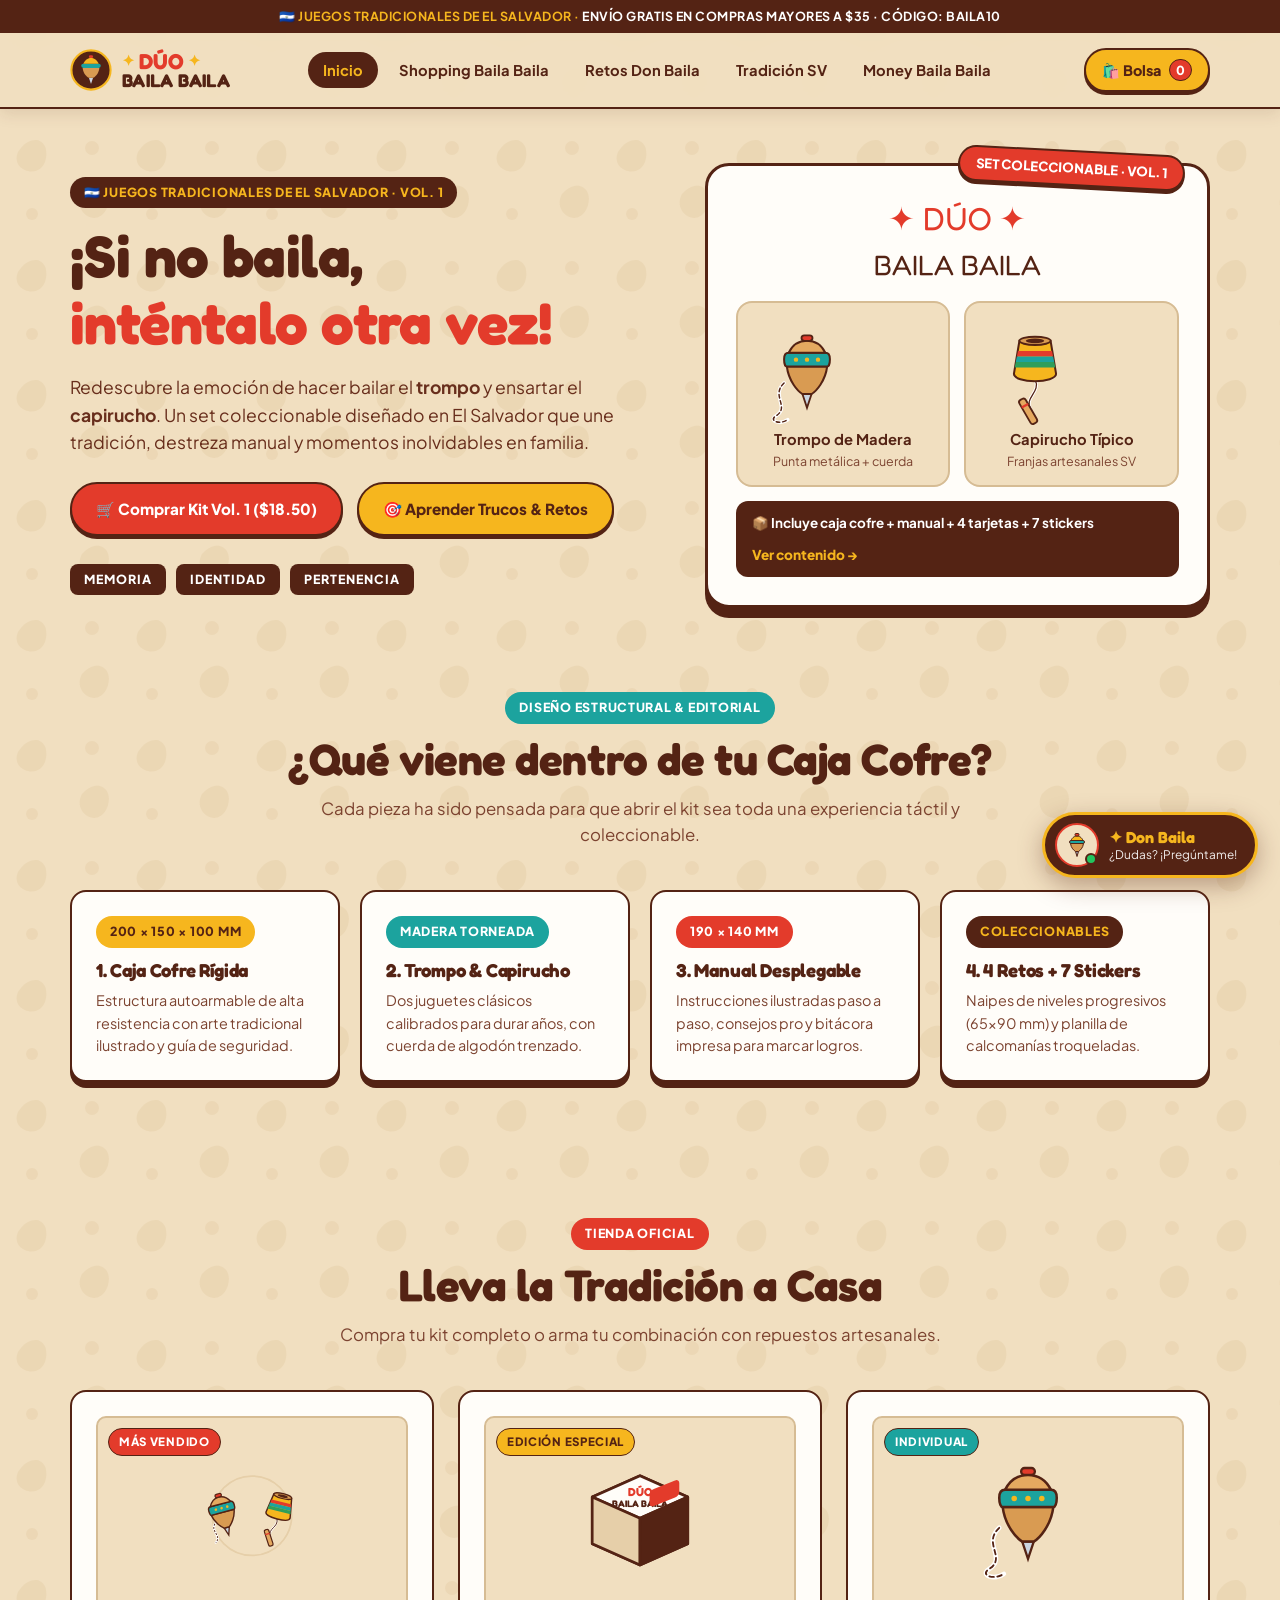
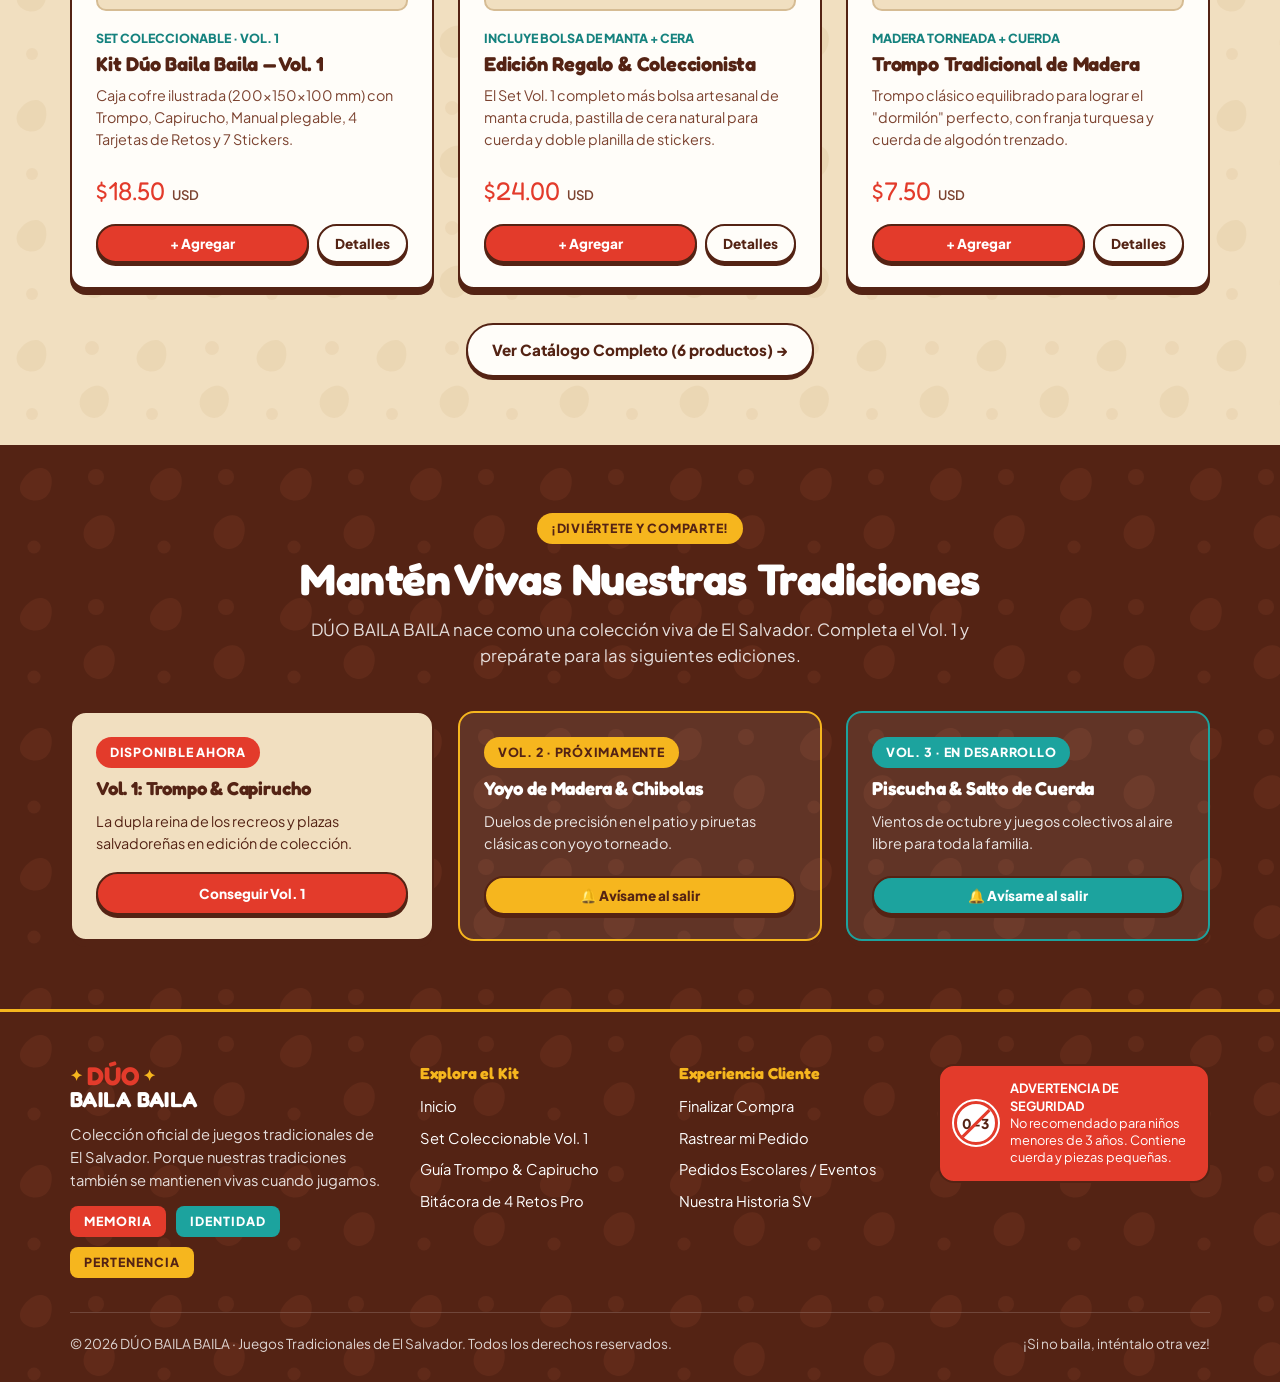
<file: index.html>
<!DOCTYPE html>
<html lang="es">
<head>
  <meta charset="UTF-8">
  <meta name="viewport" content="width=device-width, initial-scale=1.0">
  <title>DÚO BAILA BAILA | Juegos Tradicionales de El Salvador — Vol. 1</title>
  <link rel="stylesheet" href="css/styles.css">
</head>
<body>
  <div id="siteHeader"></div>

  <main>
    <!-- HERO SECTION -->
    <section class="hero">
      <div class="container hero-grid">
        <div>
          <span class="badge-pill">🇸🇻 Juegos Tradicionales de El Salvador · Vol. 1</span>
          <h1 class="hero-title">
            ¡Si no baila,
            <span class="highlight-coral">inténtalo otra vez!</span>
          </h1>
          <p class="hero-lead">
            Redescubre la emoción de hacer bailar el <strong>trompo</strong> y ensartar el <strong>capirucho</strong>. Un set coleccionable diseñado en El Salvador que une tradición, destreza manual y momentos inolvidables en familia.
          </p>

          <div class="hero-cta-group">
            <button class="btn btn-coral" onclick="buyNow('kit-vol-1')">
              🛒 Comprar Kit Vol. 1 ($18.50)
            </button>
            <a href="academia.html" class="btn btn-gold">
              🎯 Aprender Trucos & Retos
            </a>
          </div>

          <div class="pillars-row">
            <span class="pillar-chip">MEMORIA</span>
            <span class="pillar-chip">IDENTIDAD</span>
            <span class="pillar-chip">PERTENENCIA</span>
          </div>
        </div>

        <!-- ESCENA ILUSTRADA INTERACTIVA -->
        <div class="hero-stage">
          <div class="hero-stage-badge">SET COLECCIONABLE · VOL. 1</div>
          <div style="text-align:center; margin-bottom:10px;">
            <span style="font-family:var(--font-display); font-size:2rem; color:var(--coral);">✦ DÚO ✦</span><br>
            <span style="font-family:var(--font-display); font-size:1.75rem; color:var(--choco-dark);">BAILA BAILA</span>
          </div>

          <div class="hero-toys-grid">
            <div class="hero-toy-card float-slow">
              <div id="heroTrompoArt"></div>
              <strong style="font-size:0.92rem;">Trompo de Madera</strong>
              <div style="font-size:0.78rem; color:var(--choco-soft);">Punta metálica + cuerda</div>
            </div>
            <div class="hero-toy-card float-delay">
              <div id="heroCapiruchoArt"></div>
              <strong style="font-size:0.92rem;">Capirucho Típico</strong>
              <div style="font-size:0.78rem; color:var(--choco-soft);">Franjas artesanales SV</div>
            </div>
          </div>

          <div style="background:var(--choco-dark); color:#FFF; border-radius:12px; padding:12px 16px; display:flex; justify-content:space-between; align-items:center; gap:10px; flex-wrap:wrap;">
            <span style="font-size:0.84rem; font-weight:700;">📦 Incluye caja cofre + manual + 4 tarjetas + 7 stickers</span>
            <a href="tienda.html" style="color:var(--gold); font-weight:800; font-size:0.85rem;">Ver contenido →</a>
          </div>
        </div>
      </div>
    </section>

    <!-- LO QUE INCLUYE EL EMPAQUE FÍSICO -->
    <section class="section" style="padding-top:20px;">
      <div class="container">
        <div class="section-header">
          <span class="badge-pill turquoise">Diseño Estructural & Editorial</span>
          <h2>¿Qué viene dentro de tu Caja Cofre?</h2>
          <p>Cada pieza ha sido pensada para que abrir el kit sea toda una experiencia táctil y coleccionable.</p>
        </div>

        <div class="cards-grid-4">
          <div class="craft-card">
            <span class="badge-pill gold" style="align-self:flex-start; margin-bottom:12px;">200 × 150 × 100 mm</span>
            <h3 style="margin-bottom:8px;">1. Caja Cofre Rígida</h3>
            <p style="font-size:0.9rem; color:var(--choco-soft);">Estructura autoarmable de alta resistencia con arte tradicional ilustrado y guía de seguridad.</p>
          </div>
          <div class="craft-card">
            <span class="badge-pill turquoise" style="align-self:flex-start; margin-bottom:12px;">Madera Torneada</span>
            <h3 style="margin-bottom:8px;">2. Trompo & Capirucho</h3>
            <p style="font-size:0.9rem; color:var(--choco-soft);">Dos juguetes clásicos calibrados para durar años, con cuerda de algodón trenzado.</p>
          </div>
          <div class="craft-card">
            <span class="badge-pill coral" style="align-self:flex-start; margin-bottom:12px;">190 × 140 mm</span>
            <h3 style="margin-bottom:8px;">3. Manual Desplegable</h3>
            <p style="font-size:0.9rem; color:var(--choco-soft);">Instrucciones ilustradas paso a paso, consejos pro y bitácora impresa para marcar logros.</p>
          </div>
          <div class="craft-card">
            <span class="badge-pill" style="align-self:flex-start; margin-bottom:12px;">Coleccionables</span>
            <h3 style="margin-bottom:8px;">4. 4 Retos + 7 Stickers</h3>
            <p style="font-size:0.9rem; color:var(--choco-soft);">Naipes de niveles progresivos (65×90 mm) y planilla de calcomanías troqueladas.</p>
          </div>
        </div>
      </div>
    </section>

    <!-- PRODUCTOS DESTACADOS -->
    <section class="section">
      <div class="container">
        <div class="section-header">
          <span class="badge-pill coral">Tienda Oficial</span>
          <h2>Lleva la Tradición a Casa</h2>
          <p>Compra tu kit completo o arma tu combinación con repuestos artesanales.</p>
        </div>

        <div class="cards-grid-3" id="featuredProductsGrid"></div>

        <div style="text-align:center; margin-top:34px;">
          <a href="tienda.html" class="btn btn-cream">Ver Catálogo Completo (6 productos) →</a>
        </div>
      </div>
    </section>

    <!-- BLOQUE CULTURAL & PRÓXIMOS VOLÚMENES -->
    <section class="section bg-choco-pattern">
      <div class="container">
        <div class="section-header">
          <span class="badge-pill gold">¡Diviértete y Comparte!</span>
          <h2 style="color:#FFFFFF;">Mantén Vivas Nuestras Tradiciones</h2>
          <p style="color:rgba(255,255,255,0.85);">
            DÚO BAILA BAILA nace como una colección viva de El Salvador. Completa el Vol. 1 y prepárate para las siguientes ediciones.
          </p>
        </div>

        <div class="cards-grid-3">
          <div class="craft-card" style="background:var(--bg-cream); color:var(--choco-dark);">
            <span class="badge-pill coral" style="align-self:flex-start; margin-bottom:10px;">DISPONIBLE AHORA</span>
            <h3>Vol. 1: Trompo & Capirucho</h3>
            <p style="font-size:0.9rem; margin:10px 0 18px;">La dupla reina de los recreos y plazas salvadoreñas en edición de colección.</p>
            <a href="tienda.html" class="btn btn-coral btn-sm" style="margin-top:auto;">Conseguir Vol. 1</a>
          </div>

          <div class="craft-card" style="background:rgba(255,255,255,0.08); border-color:var(--gold); color:#FFFFFF;">
            <span class="badge-pill gold" style="align-self:flex-start; margin-bottom:10px;">VOL. 2 · PRÓXIMAMENTE</span>
            <h3>Yoyo de Madera & Chibolas</h3>
            <p style="font-size:0.9rem; opacity:0.88; margin:10px 0 18px;">Duelos de precisión en el patio y piruetas clásicas con yoyo torneado.</p>
            <button class="btn btn-gold btn-sm" id="waitlist-vol-2" onclick="handleWaitlist('vol-2')" style="margin-top:auto;">🔔 Avísame al salir</button>
          </div>

          <div class="craft-card" style="background:rgba(255,255,255,0.08); border-color:var(--turquoise); color:#FFFFFF;">
            <span class="badge-pill turquoise" style="align-self:flex-start; margin-bottom:10px;">VOL. 3 · EN DESARROLLO</span>
            <h3>Piscucha & Salto de Cuerda</h3>
            <p style="font-size:0.9rem; opacity:0.88; margin:10px 0 18px;">Vientos de octubre y juegos colectivos al aire libre para toda la familia.</p>
            <button class="btn btn-turquoise btn-sm" id="waitlist-vol-3" onclick="handleWaitlist('vol-3')" style="margin-top:auto;">🔔 Avísame al salir</button>
          </div>
        </div>
      </div>
    </section>
  </main>

  <div id="siteFooter"></div>

  <script src="js/app.js"></script>
  <script>
    injectSharedShell('inicio');
    document.getElementById('heroTrompoArt').innerHTML = getArtworkSVG('trompo', 110);
    document.getElementById('heroCapiruchoArt').innerHTML = getArtworkSVG('capirucho', 110);
    renderProductCards('featuredProductsGrid', 'all', 3);

    function syncWaitlistButtons() {
      const list = Storage.getWaitlist();
      ['vol-2', 'vol-3'].forEach(id => {
        const btn = document.getElementById('waitlist-' + id);
        if (!btn) return;
        btn.textContent = list.includes(id) ? '✓ Te avisaremos' : '🔔 Avísame al salir';
      });
    }
    function handleWaitlist(id) {
      const added = Storage.toggleWaitlist(id);
      syncWaitlistButtons();
      showToast(added ? '🔔 Te notificaremos cuando salga este volumen' : 'Notificación cancelada');
    }
    syncWaitlistButtons();
  </script>
</body>
</html>
</file>
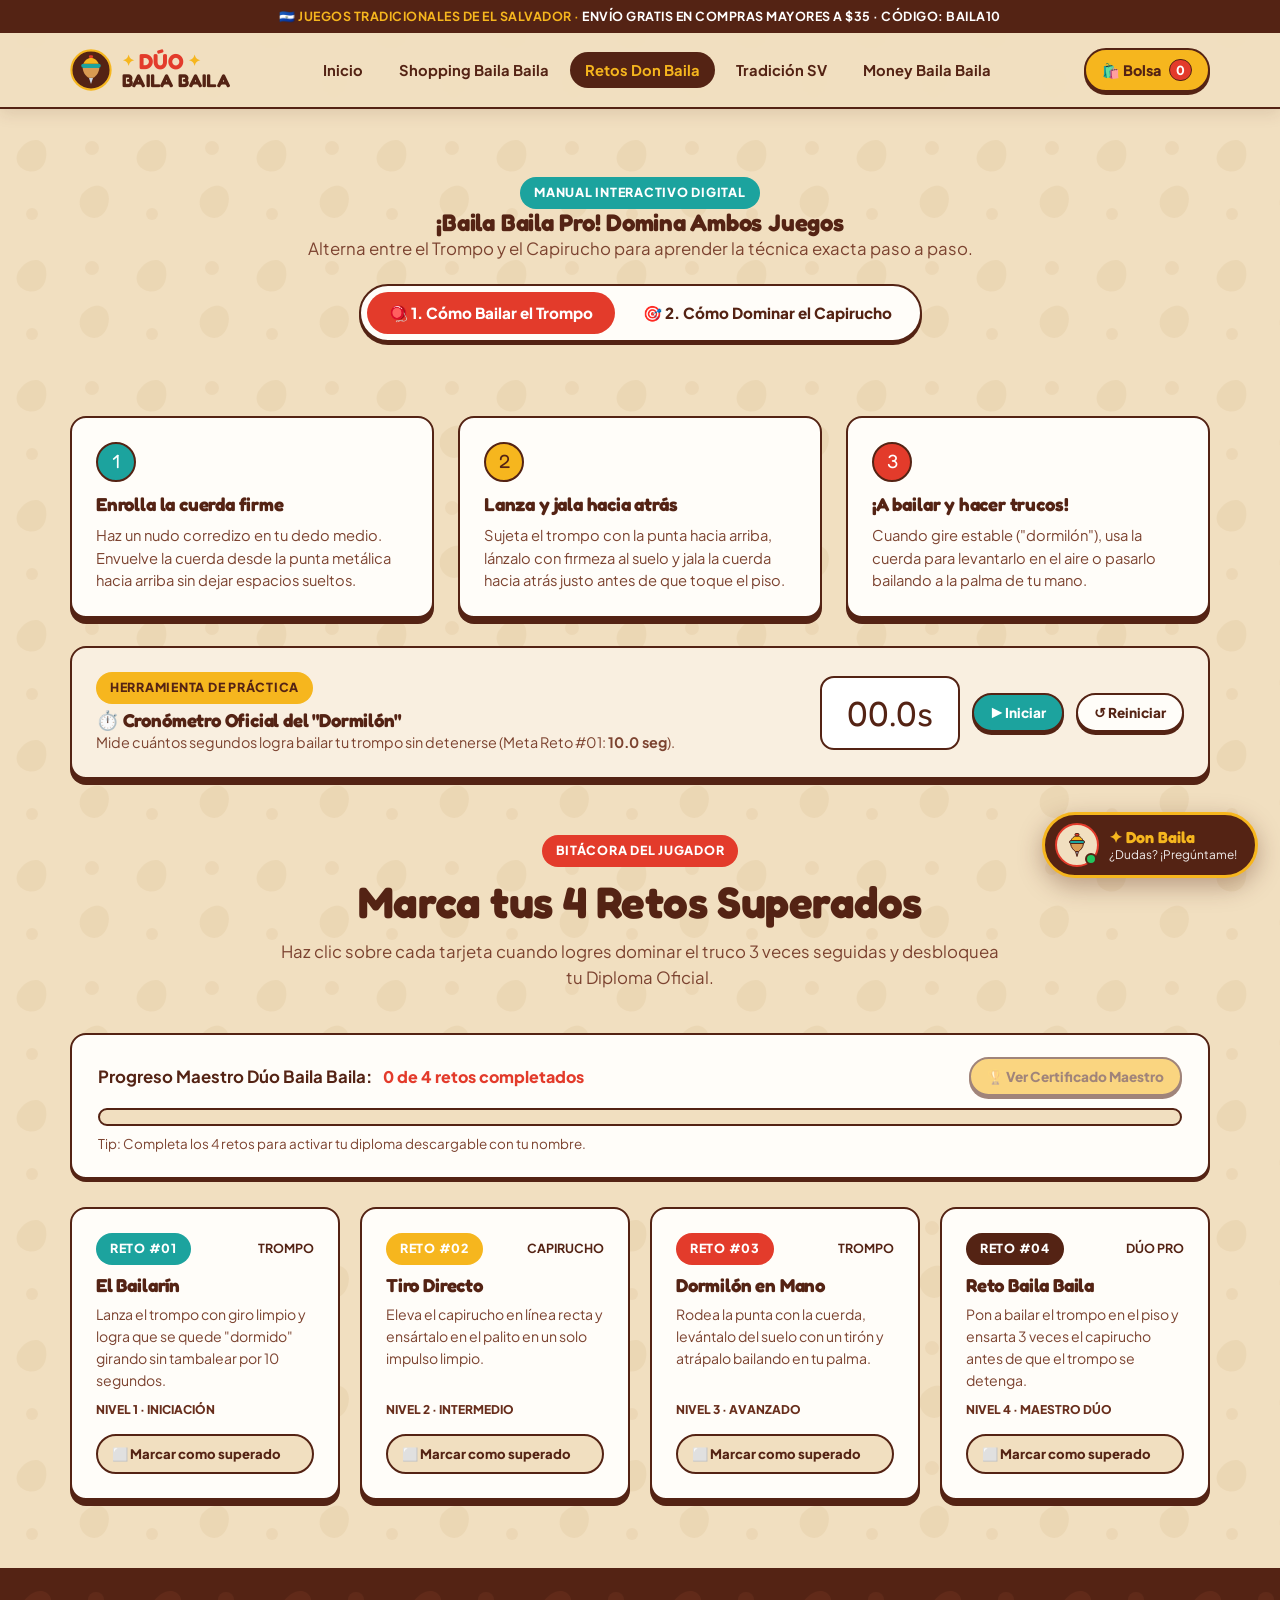
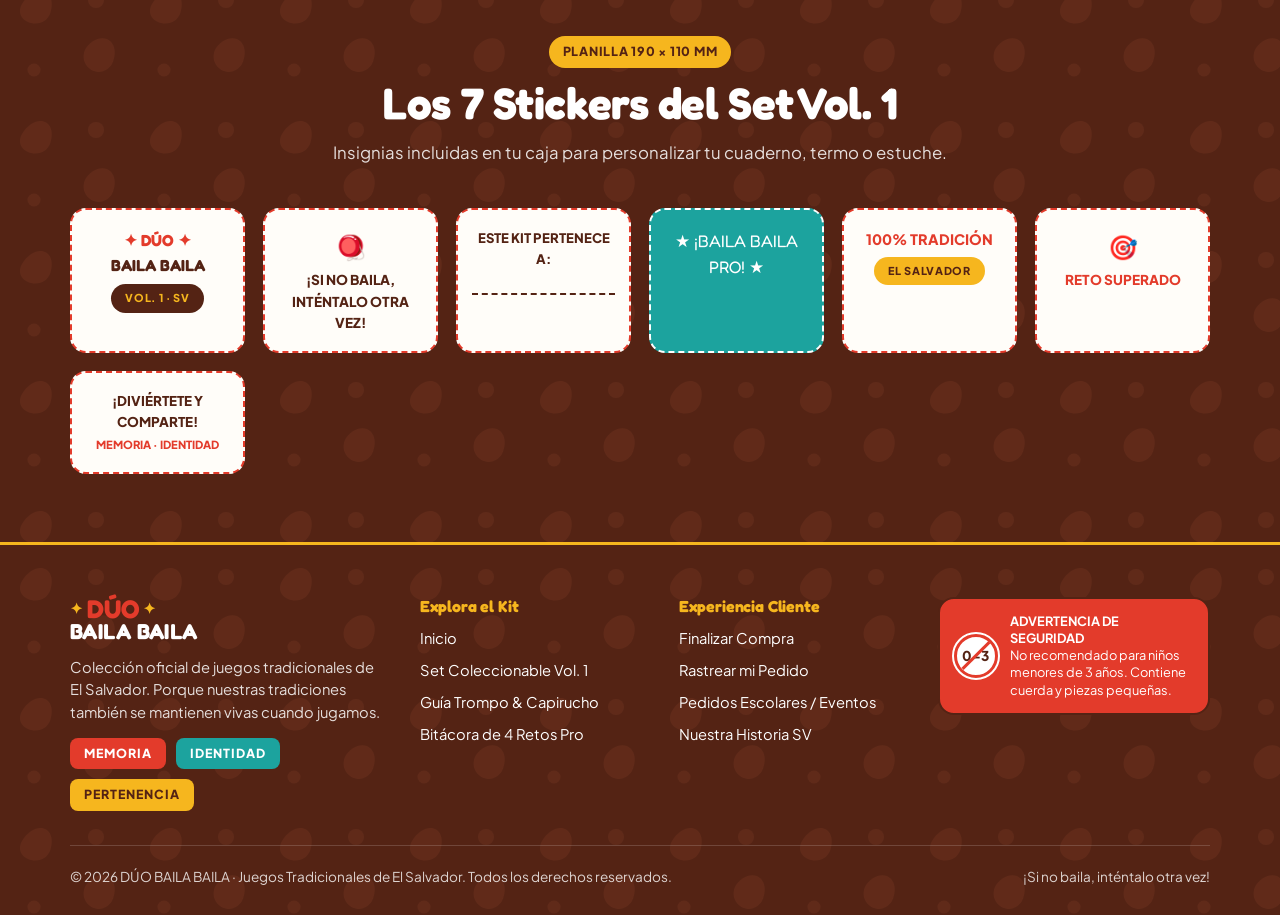
<file: academia.html>
<!DOCTYPE html>
<html lang="es">
<head>
  <meta charset="UTF-8">
  <meta name="viewport" content="width=device-width, initial-scale=1.0">
  <title>Academia & Retos Pro | DÚO BAILA BAILA</title>
  <link rel="stylesheet" href="css/styles.css">
</head>
<body>
  <div id="siteHeader"></div>

  <main>
    <!-- GUÍA INTERACTIVA PASO A PASO -->
    <section class="section" style="padding-bottom:36px;">
      <div class="container">
        <div class="section-header">
          <span class="badge-pill turquoise">Manual Interactivo Digital</span>
          <h1>¡Baila Baila Pro! Domina Ambos Juegos</h1>
          <p>Alterna entre el Trompo y el Capirucho para aprender la técnica exacta paso a paso.</p>

          <div style="margin-top:22px;">
            <div class="tabs-nav">
              <button class="tab-btn active" onclick="switchGuideTab('trompo', this)">🪀 1. Cómo Bailar el Trompo</button>
              <button class="tab-btn" onclick="switchGuideTab('capirucho', this)">🎯 2. Cómo Dominar el Capirucho</button>
            </div>
          </div>
        </div>

        <!-- TAB TROMPO -->
        <div class="tab-panel active" id="panel-trompo">
          <div class="cards-grid-3">
            <div class="craft-card">
              <span class="step-number" style="background:var(--turquoise); color:#FFF;">1</span>
              <h3 style="margin-bottom:8px;">Enrolla la cuerda firme</h3>
              <p style="font-size:0.92rem; color:var(--choco-soft);">Haz un nudo corredizo en tu dedo medio. Envuelve la cuerda desde la punta metálica hacia arriba sin dejar espacios sueltos.</p>
            </div>
            <div class="craft-card">
              <span class="step-number" style="background:var(--gold); color:var(--choco-dark);">2</span>
              <h3 style="margin-bottom:8px;">Lanza y jala hacia atrás</h3>
              <p style="font-size:0.92rem; color:var(--choco-soft);">Sujeta el trompo con la punta hacia arriba, lánzalo con firmeza al suelo y jala la cuerda hacia atrás justo antes de que toque el piso.</p>
            </div>
            <div class="craft-card">
              <span class="step-number" style="background:var(--coral); color:#FFF;">3</span>
              <h3 style="margin-bottom:8px;">¡A bailar y hacer trucos!</h3>
              <p style="font-size:0.92rem; color:var(--choco-soft);">Cuando gire estable ("dormilón"), usa la cuerda para levantarlo en el aire o pasarlo bailando a la palma de tu mano.</p>
            </div>
          </div>
        </div>

        <!-- TAB CAPIRUCHO -->
        <div class="tab-panel" id="panel-capirucho">
          <div class="cards-grid-3">
            <div class="craft-card">
              <span class="step-number" style="background:var(--turquoise); color:#FFF;">1</span>
              <h3 style="margin-bottom:8px;">Sujeta el palito en vertical</h3>
              <p style="font-size:0.92rem; color:var(--choco-soft);">Deja colgar la campana del capirucho completamente quieta para evitar que se balancee hacia los lados.</p>
            </div>
            <div class="craft-card">
              <span class="step-number" style="background:var(--gold); color:var(--choco-dark);">2</span>
              <h3 style="margin-bottom:8px;">Impulso recto hacia arriba</h3>
              <p style="font-size:0.92rem; color:var(--choco-soft);">Flexiona levemente las rodillas y eleva la muñeca con suavidad para que el capirucho suba verticalmente.</p>
            </div>
            <div class="craft-card">
              <span class="step-number" style="background:var(--coral); color:#FFF;">3</span>
              <h3 style="margin-bottom:8px;">¡Ensarta en el punto más alto!</h3>
              <p style="font-size:0.92rem; color:var(--choco-soft);">Mantén la vista en el orificio y acompaña la caída bajando un poco la mano para suavizar el impacto.</p>
            </div>
          </div>
        </div>

        <!-- CRONÓMETRO PARA EL RETO DEL DORMILÓN -->
        <div class="craft-card" style="margin-top:28px; background:var(--surface-soft); flex-direction:row; justify-content:space-between; align-items:center; flex-wrap:wrap; gap:18px;">
          <div>
            <span class="badge-pill gold" style="margin-bottom:6px;">Herramienta de Práctica</span>
            <h3>⏱️ Cronómetro Oficial del "Dormilón"</h3>
            <p style="font-size:0.9rem; color:var(--choco-soft);">Mide cuántos segundos logra bailar tu trompo sin detenerse (Meta Reto #01: <strong>10.0 seg</strong>).</p>
          </div>
          <div class="timer-controls">
            <div id="timerDisplay" style="font-family:var(--font-display); font-size:2.2rem; background:#FFF; border:2.5px solid var(--choco-dark); padding:8px 20px; border-radius:14px; min-width:140px; text-align:center;">00.0s</div>
            <button class="btn btn-turquoise btn-sm" id="timerStartBtn" onclick="toggleTimer()">▶ Iniciar</button>
            <button class="btn btn-cream btn-sm" onclick="resetTimer()">↺ Reiniciar</button>
          </div>
        </div>
      </div>
    </section>

    <!-- BITÁCORA INTERACTIVA DE 4 RETOS PRO -->
    <section class="section" id="retos" style="padding-top:20px;">
      <div class="container">
        <div class="section-header">
          <span class="badge-pill coral">Bitácora del Jugador</span>
          <h2>Marca tus 4 Retos Superados</h2>
          <p>Haz clic sobre cada tarjeta cuando logres dominar el truco 3 veces seguidas y desbloquea tu Diploma Oficial.</p>
        </div>

        <div class="progress-box">
          <div style="display:flex; justify-content:space-between; align-items:center; flex-wrap:wrap; gap:10px;">
            <div>
              <strong style="font-size:1.05rem;">Progreso Maestro Dúo Baila Baila:</strong>
              <span id="progressLabel" style="color:var(--coral); font-weight:800; margin-left:8px;">0 de 4 retos completados</span>
            </div>
            <button class="btn btn-gold btn-sm" id="openCertBtn" onclick="openCertificateModal()" disabled style="opacity:0.55;">
              🏆 Ver Certificado Maestro
            </button>
          </div>
          <div class="progress-track">
            <div class="progress-fill" id="challengesProgressFill"></div>
          </div>
          <p style="font-size:0.84rem; color:var(--choco-soft);">Tip: Completa los 4 retos para activar tu diploma descargable con tu nombre.</p>
        </div>

        <div class="cards-grid-4" id="challengesGrid"></div>
      </div>
    </section>

    <!-- GALERÍA DE LOS 7 STICKERS COLECCIONABLES -->
    <section class="section bg-choco-pattern">
      <div class="container">
        <div class="section-header">
          <span class="badge-pill gold">Planilla 190 × 110 mm</span>
          <h2 style="color:#FFFFFF;">Los 7 Stickers del Set Vol. 1</h2>
          <p style="color:rgba(255,255,255,0.85);">Insignias incluidas en tu caja para personalizar tu cuaderno, termo o estuche.</p>
        </div>

        <div class="stickers-showcase" style="color:var(--choco-dark);">
          <div class="sticker-item">
            <div style="font-weight:900; color:var(--coral); font-family:var(--font-display);">✦ DÚO ✦</div>
            <div style="font-weight:900; font-family:var(--font-display); margin-bottom:6px;">BAILA BAILA</div>
            <span class="badge-pill" style="font-size:0.68rem;">VOL. 1 · SV</span>
          </div>
          <div class="sticker-item">
            <div style="font-size:1.5rem; margin-bottom:4px;">🪀</div>
            <div style="font-weight:800; font-size:0.85rem;">¡SI NO BAILA, INTÉNTALO OTRA VEZ!</div>
          </div>
          <div class="sticker-item">
            <div style="font-weight:800; font-size:0.82rem; margin-bottom:8px;">ESTE KIT PERTENECE A:</div>
            <div style="border-bottom:2px dashed var(--choco-dark); height:18px;"></div>
          </div>
          <div class="sticker-item" style="background:var(--turquoise); color:#FFF; border-color:#FFF;">
            <div style="font-family:var(--font-display); font-size:1.05rem;">★ ¡BAILA BAILA PRO! ★</div>
          </div>
          <div class="sticker-item">
            <div style="font-weight:900; color:var(--coral); font-size:0.9rem;">100% TRADICIÓN</div>
            <span class="badge-pill gold" style="font-size:0.68rem; margin-top:6px;">EL SALVADOR</span>
          </div>
          <div class="sticker-item">
            <div style="font-size:1.5rem; margin-bottom:4px;">🎯</div>
            <div style="font-weight:900; font-size:0.85rem; color:var(--coral);">RETO SUPERADO</div>
          </div>
          <div class="sticker-item">
            <div style="font-weight:900; font-size:0.84rem;">¡DIVIÉRTETE Y COMPARTE!</div>
            <div style="font-size:0.7rem; color:var(--coral); font-weight:800; margin-top:4px;">MEMORIA · IDENTIDAD</div>
          </div>
        </div>
      </div>
    </section>
  </main>

  <!-- MODAL CERTIFICADO MAESTRO -->
  <div class="modal-overlay" id="certModal" onclick="if(event.target===this) closeCertModal()">
    <div class="modal-box" style="background:var(--bg-cream); border:4px solid var(--choco-dark); text-align:center;">
      <button class="modal-close no-print" onclick="closeCertModal()">✕</button>
      <div style="border:3px double var(--coral); border-radius:18px; padding:26px; background:var(--surface-card);">
        <span class="badge-pill gold">DIPLOMA OFICIAL · VOL. 1</span>
        <h2 style="font-size:1.9rem; margin:14px 0 6px; color:var(--coral);">¡MAESTRO DÚO BAILA BAILA!</h2>
        <p style="font-size:0.92rem; color:var(--choco-soft);">Se otorga el presente reconocimiento tradicional a:</p>

        <div style="margin:16px auto; max-width:340px;">
          <input type="text" id="certPlayerNameInput" class="form-control" placeholder="Escribe tu nombre aquí..." style="text-align:center; font-family:var(--font-display); font-size:1.25rem;" oninput="Storage.savePlayerName(this.value)">
        </div>

        <p style="font-size:0.9rem; margin-bottom:18px;">
          Por haber superado con éxito los <strong>4 Retos Oficiales</strong> de Trompo y Capirucho, manteniendo vivas las tradiciones de <strong>El Salvador</strong>.
        </p>

        <div class="pillars-row" style="justify-content:center; margin-bottom:20px;">
          <span class="pillar-chip">MEMORIA</span>
          <span class="pillar-chip">IDENTIDAD</span>
          <span class="pillar-chip">PERTENENCIA</span>
        </div>

        <button class="btn btn-coral no-print" onclick="window.print()">🖨️ Imprimir / Guardar PDF</button>
      </div>
    </div>
  </div>

  <div id="siteFooter"></div>

  <script src="js/app.js"></script>
  <script>
    injectSharedShell('academia');

    const CHALLENGES_DATA = [
      {
        id: 'reto-1',
        num: 'RETO #01',
        toy: 'TROMPO',
        level: 'NIVEL 1 · INICIACIÓN',
        color: 'var(--turquoise)',
        title: 'El Bailarín',
        desc: 'Lanza el trompo con giro limpio y logra que se quede "dormido" girando sin tambalear por 10 segundos.'
      },
      {
        id: 'reto-2',
        num: 'RETO #02',
        toy: 'CAPIRUCHO',
        level: 'NIVEL 2 · INTERMEDIO',
        color: 'var(--gold)',
        title: 'Tiro Directo',
        desc: 'Eleva el capirucho en línea recta y ensártalo en el palito en un solo impulso limpio.'
      },
      {
        id: 'reto-3',
        num: 'RETO #03',
        toy: 'TROMPO',
        level: 'NIVEL 3 · AVANZADO',
        color: 'var(--coral)',
        title: 'Dormilón en Mano',
        desc: 'Rodea la punta con la cuerda, levántalo del suelo con un tirón y atrápalo bailando en tu palma.'
      },
      {
        id: 'reto-4',
        num: 'RETO #04',
        toy: 'DÚO PRO',
        level: 'NIVEL 4 · MAESTRO DÚO',
        color: 'var(--choco-dark)',
        title: 'Reto Baila Baila',
        desc: 'Pon a bailar el trompo en el piso y ensarta 3 veces el capirucho antes de que el trompo se detenga.'
      }
    ];

    function switchGuideTab(tabName, btnEl) {
      document.querySelectorAll('.tab-btn').forEach(b => b.classList.remove('active'));
      document.querySelectorAll('.tab-panel').forEach(p => p.classList.remove('active'));
      btnEl.classList.add('active');
      document.getElementById('panel-' + tabName).classList.add('active');
    }

    function renderChallenges() {
      const completed = Storage.getChallenges();
      const grid = document.getElementById('challengesGrid');
      grid.innerHTML = CHALLENGES_DATA.map(ch => {
        const isDone = completed.includes(ch.id);
        return `
          <div class="craft-card challenge-card ${isDone ? 'completed' : ''}" onclick="toggleChallenge('${ch.id}')">
            <div style="display:flex; justify-content:space-between; align-items:center; margin-bottom:10px;">
              <span class="badge-pill" style="background:${ch.color}; color:#FFF;">${ch.num}</span>
              <strong style="font-size:0.78rem;">${ch.toy}</strong>
            </div>
            <h3 style="margin-bottom:8px;">${ch.title}</h3>
            <p style="font-size:0.88rem; color:var(--choco-soft); flex:1;">${ch.desc}</p>
            <div style="font-size:0.75rem; font-weight:800; margin-top:10px; color:var(--choco-mid);">${ch.level}</div>
            <div class="challenge-check">
              ${isDone ? '✅ ¡Reto Superado!' : '⬜ Marcar como superado'}
            </div>
          </div>
        `;
      }).join('');

      const count = completed.length;
      const pct = (count / CHALLENGES_DATA.length) * 100;
      document.getElementById('progressLabel').textContent = `${count} de 4 retos completados`;
      document.getElementById('challengesProgressFill').style.width = pct + '%';

      const certBtn = document.getElementById('openCertBtn');
      if (count === 4) {
        certBtn.disabled = false;
        certBtn.style.opacity = '1';
      } else {
        certBtn.disabled = true;
        certBtn.style.opacity = '0.55';
      }
    }

    function toggleChallenge(id) {
      let completed = Storage.getChallenges();
      if (completed.includes(id)) {
        completed = completed.filter(c => c !== id);
      } else {
        completed.push(id);
        showToast('⭐ ¡Reto marcado como superado!');
        if (completed.length === 4) {
          setTimeout(() => {
            showToast('🏆 ¡Felicidades! Desbloqueaste tu Certificado Maestro');
            openCertificateModal();
          }, 450);
        }
      }
      Storage.saveChallenges(completed);
      renderChallenges();
    }

    function openCertificateModal() {
      const input = document.getElementById('certPlayerNameInput');
      input.value = Storage.getPlayerName();
      document.getElementById('certModal').classList.add('open');
    }

    function closeCertModal() {
      document.getElementById('certModal').classList.remove('open');
    }

    /* Cronómetro */
    let timerInterval = null;
    let elapsedTenths = 0;

    function toggleTimer() {
      const btn = document.getElementById('timerStartBtn');
      if (timerInterval) {
        clearInterval(timerInterval);
        timerInterval = null;
        btn.textContent = '▶ Continuar';
        if (elapsedTenths >= 100) {
          showToast('🔥 ¡Superaste los 10 segundos del Reto #01!');
        }
      } else {
        btn.textContent = '⏸ Pausar';
        timerInterval = setInterval(() => {
          elapsedTenths++;
          const secs = (elapsedTenths / 10).toFixed(1).padStart(4, '0');
          document.getElementById('timerDisplay').textContent = `${secs}s`;
        }, 100);
      }
    }

    function resetTimer() {
      clearInterval(timerInterval);
      timerInterval = null;
      elapsedTenths = 0;
      document.getElementById('timerDisplay').textContent = '00.0s';
      document.getElementById('timerStartBtn').textContent = '▶ Iniciar';
    }

    renderChallenges();
  </script>
</body>
</html>
</file>
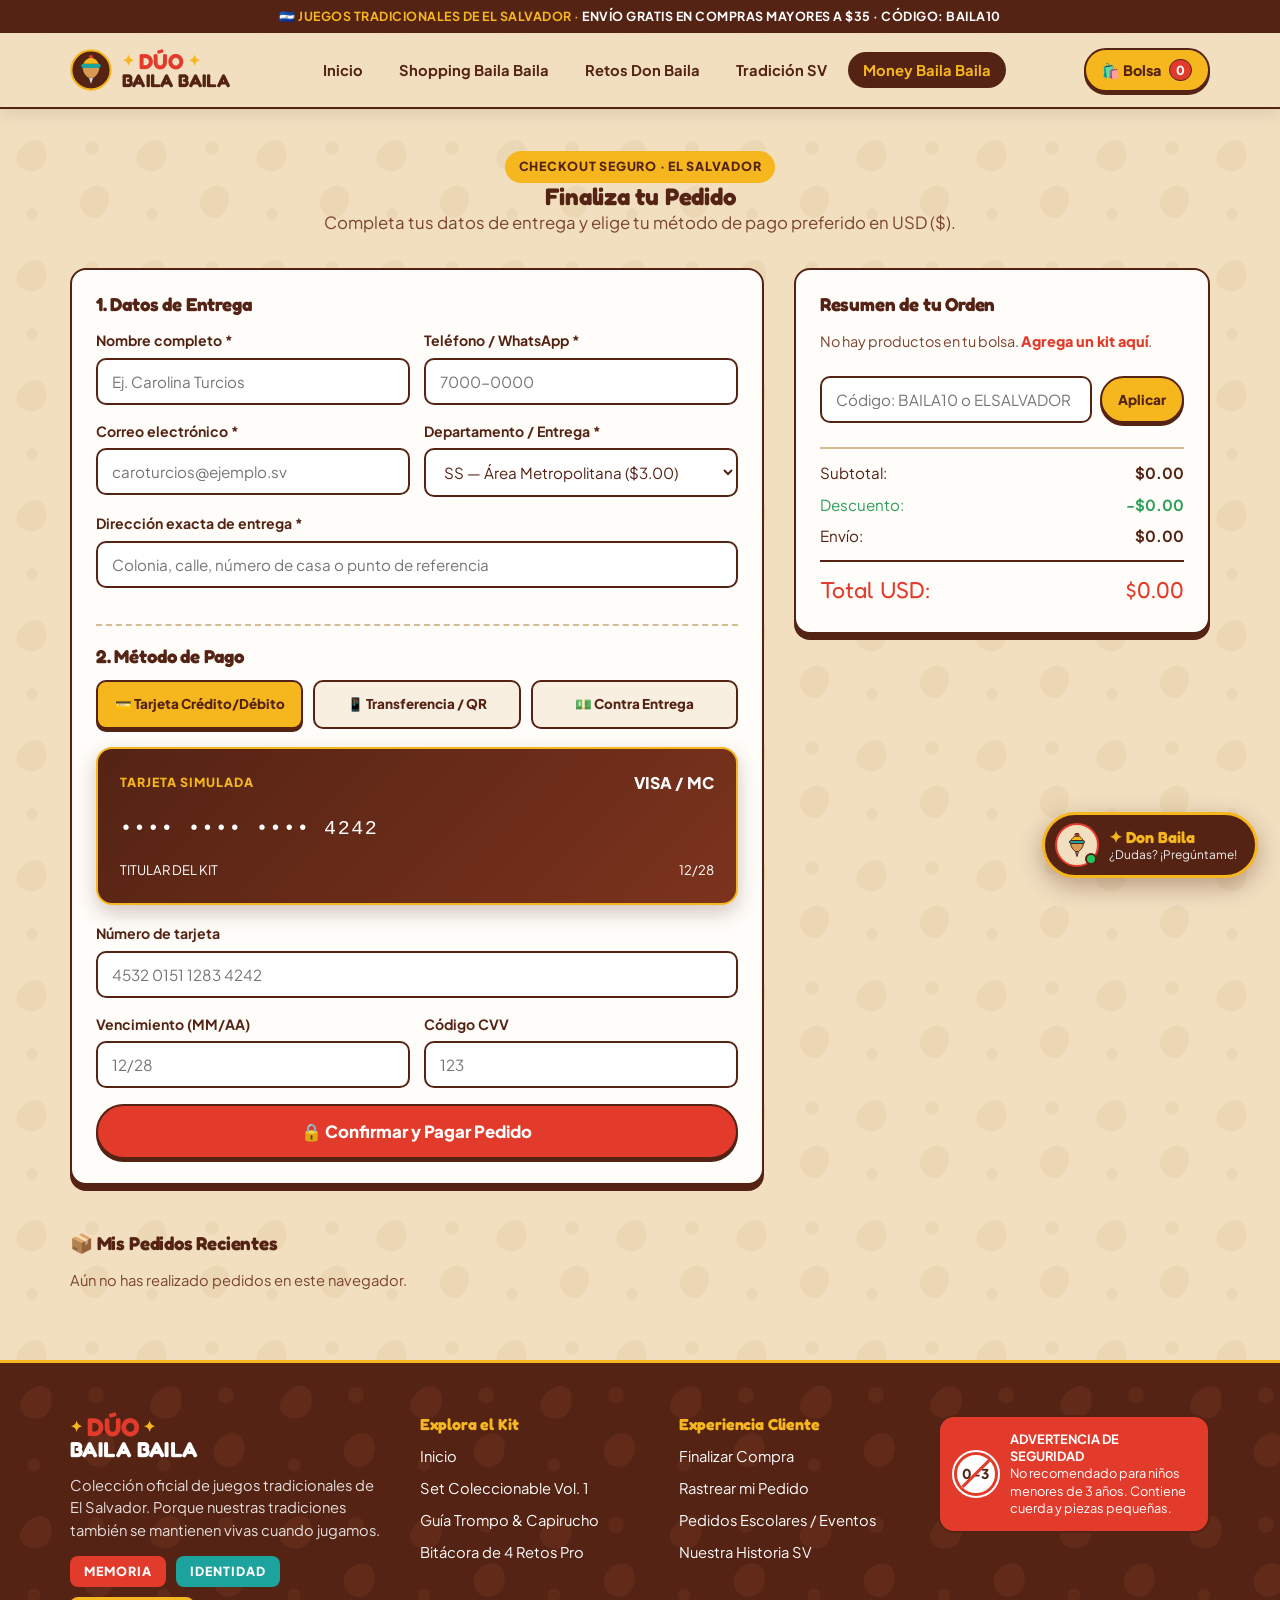
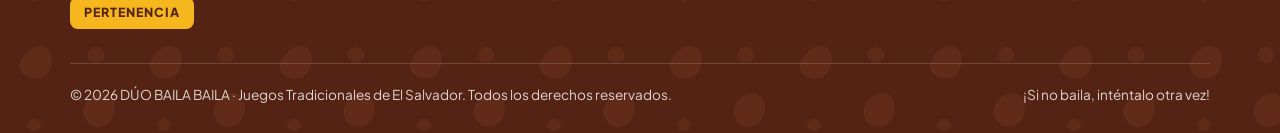
<file: checkout.html>
<!DOCTYPE html>
<html lang="es">
<head>
  <meta charset="UTF-8">
  <meta name="viewport" content="width=device-width, initial-scale=1.0">
  <title>Finalizar Compra & Pago | DÚO BAILA BAILA</title>
  <link rel="stylesheet" href="css/styles.css">
</head>
<body>
  <div id="siteHeader"></div>

  <main>
    <section class="section" style="padding-top:42px;">
      <div class="container">
        <div class="section-header" style="margin-bottom:32px;">
          <span class="badge-pill gold">Checkout Seguro · El Salvador</span>
          <h1>Finaliza tu Pedido</h1>
          <p>Completa tus datos de entrega y elige tu método de pago preferido en USD ($).</p>
        </div>

        <div class="checkout-grid" id="checkoutMainGrid">
          <!-- COLUMNA IZQUIERDA: FORMULARIO DE ENVÍO Y PAGO -->
          <form class="craft-card" id="checkoutForm" onsubmit="processSimulatedPayment(event)">
            <h3 style="margin-bottom:14px;">1. Datos de Entrega</h3>
            <div class="form-row-2">
              <div class="form-group">
                <label>Nombre completo *</label>
                <input type="text" class="form-control" id="custName" required placeholder="Ej. Carolina Turcios">
              </div>
              <div class="form-group">
                <label>Teléfono / WhatsApp *</label>
                <input type="tel" class="form-control" id="custPhone" required placeholder="7000-0000">
              </div>
            </div>

            <div class="form-row-2">
              <div class="form-group">
                <label>Correo electrónico *</label>
                <input type="email" class="form-control" id="custEmail" required placeholder="caroturcios@ejemplo.sv">
              </div>
              <div class="form-group">
                <label>Departamento / Entrega *</label>
                <select class="form-control" id="custDept" onchange="renderCheckoutSummary()">
                  <option value="retiro" data-ship="0">Retiro en Punto Artesanal San Salvador ($0.00)</option>
                  <option value="San Salvador" data-ship="3.00" selected>SS — Área Metropolitana ($3.00)</option>
                  <option value="La Libertad" data-ship="3.50">La Libertad / Santa Tecla ($3.50)</option>
                  <option value="Santa Ana" data-ship="4.50">Santa Ana ($4.50)</option>
                  <option value="San Miguel" data-ship="5.00">San Miguel ($5.00)</option>
                  <option value="Otros" data-ship="4.50">Resto de El Salvador ($4.50)</option>
                </select>
              </div>
            </div>

            <div class="form-group">
              <label>Dirección exacta de entrega *</label>
              <input type="text" class="form-control" id="custAddress" required placeholder="Colonia, calle, número de casa o punto de referencia">
            </div>

            <hr style="border:none; border-top:2px dashed var(--border-sand); margin:20px 0;">

            <h3 style="margin-bottom:12px;">2. Método de Pago</h3>
            <div class="payment-methods">
              <div class="pay-option active" onclick="selectPaymentMethod('card', this)">💳 Tarjeta Crédito/Débito</div>
              <div class="pay-option" onclick="selectPaymentMethod('qr', this)">📱 Transferencia / QR</div>
              <div class="pay-option" onclick="selectPaymentMethod('cash', this)">💵 Contra Entrega</div>
            </div>

            <!-- DETALLE MÉTODO: TARJETA -->
            <div id="payPanel-card">
              <div class="virtual-card">
                <div style="display:flex; justify-content:space-between; align-items:center; margin-bottom:18px;">
                  <span style="font-size:0.78rem; letter-spacing:0.08em; color:var(--gold); font-weight:800;">TARJETA SIMULADA</span>
                  <span style="font-weight:800;">VISA / MC</span>
                </div>
                <div id="previewCardNumber" style="font-family:monospace; font-size:clamp(0.95rem, 4.2vw, 1.25rem); letter-spacing:0.08em; margin-bottom:16px;">•••• •••• •••• 4242</div>
                <div style="display:flex; justify-content:space-between; font-size:0.82rem;">
                  <span id="previewCardHolder">TITULAR DEL KIT</span>
                  <span id="previewCardExp">12/28</span>
                </div>
              </div>

              <div class="form-group">
                <label>Número de tarjeta</label>
                <input type="text" class="form-control" id="cardNumber" maxlength="19" placeholder="4532 0151 1283 4242" oninput="formatCardInput(this)">
              </div>
              <div class="form-row-2">
                <div class="form-group">
                  <label>Vencimiento (MM/AA)</label>
                  <input type="text" class="form-control" id="cardExp" maxlength="5" placeholder="12/28" oninput="document.getElementById('previewCardExp').textContent = this.value || '12/28'">
                </div>
                <div class="form-group">
                  <label>Código CVV</label>
                  <input type="password" class="form-control" id="cardCvv" maxlength="4" placeholder="123">
                </div>
              </div>
            </div>

            <!-- DETALLE MÉTODO: QR / TRANSFERENCIA -->
            <div id="payPanel-qr" style="display:none; background:var(--surface-soft); border:2px solid var(--choco-dark); border-radius:14px; padding:18px; text-align:center; margin-bottom:16px;">
              <strong style="display:block; margin-bottom:8px;">Escanea o transfiere a Cuenta Oficial Dúo Baila Baila</strong>
              <div style="width:110px; height:110px; margin:10px auto; background:#FFF; border:2px solid var(--choco-dark); border-radius:10px; display:flex; align-items:center; justify-content:center; font-weight:900; font-size:0.8rem;">
                [QR-503SV-PAGO]
              </div>
              <p style="font-size:0.84rem; color:var(--choco-soft);">Banco Agrícola · Cuenta Ahorro: <strong>301-045892-1</strong> · A nombre de Dúo Baila Baila S.A. de C.V.</p>
            </div>

            <!-- DETALLE MÉTODO: CONTRA ENTREGA -->
            <div id="payPanel-cash" style="display:none; background:var(--surface-soft); border:2px solid var(--choco-dark); border-radius:14px; padding:16px; margin-bottom:16px; font-size:0.9rem;">
              <strong>💵 Pago en efectivo al recibir tu paquete:</strong><br>
              Pagas directamente al mensajero cuando te entregue tu caja cofre sellada en la puerta de tu casa.
            </div>

            <button type="submit" class="btn btn-coral btn-block" id="submitPayBtn" style="font-size:1.05rem; padding:15px;">
              🔒 Confirmar y Pagar Pedido
            </button>
          </form>

          <!-- COLUMNA DERECHA: RESUMEN DE BOLSA Y CUPÓN -->
          <div class="craft-card">
            <h3 style="margin-bottom:14px;">Resumen de tu Orden</h3>
            <div id="checkoutItemsList"></div>

            <!-- Código promocional -->
            <div style="display:flex; gap:8px; margin:14px 0;">
              <input type="text" class="form-control" id="promoInput" placeholder="Código: BAILA10 o ELSALVADOR">
              <button type="button" class="btn btn-gold btn-sm" onclick="applyPromoCode()">Aplicar</button>
            </div>
            <div id="promoStatusMsg" style="font-size:0.82rem; color:var(--green-craft); font-weight:700; margin-bottom:10px;"></div>

            <div style="border-top:2px solid var(--border-sand); padding-top:12px; display:flex; flex-direction:column; gap:8px; font-size:0.95rem;">
              <div style="display:flex; justify-content:space-between;">
                <span>Subtotal:</span>
                <strong id="sumSubtotal">$0.00</strong>
              </div>
              <div style="display:flex; justify-content:space-between; color:var(--green-craft);">
                <span>Descuento:</span>
                <strong id="sumDiscount">-$0.00</strong>
              </div>
              <div style="display:flex; justify-content:space-between;">
                <span>Envío:</span>
                <strong id="sumShipping">$3.00</strong>
              </div>
              <div style="display:flex; justify-content:space-between; font-family:var(--font-display); font-size:1.45rem; color:var(--coral); border-top:2px solid var(--choco-dark); padding-top:10px; margin-top:4px;">
                <span>Total USD:</span>
                <span id="sumGrandTotal">$0.00</span>
              </div>
            </div>
          </div>
        </div>

        <!-- COMPROBANTE DE COMPRA GENERADO (OCULTO HASTA PAGAR) -->
        <div id="orderReceiptSection" style="display:none; max-width:680px; margin:0 auto;">
          <div class="craft-card" style="border-width:3px; background:var(--surface-card);">
            <div style="text-align:center; margin-bottom:18px;">
              <span class="badge-pill turquoise">✓ PAGO CONFIRMADO EXITOSAMENTE</span>
              <h2 style="font-size:2rem; margin:12px 0 4px;">¡Gracias por mantener vivas nuestras tradiciones!</h2>
              <p style="color:var(--choco-soft);">Tu pedido de <strong>DÚO BAILA BAILA</strong> ya está en preparación artesanal.</p>
            </div>

            <div id="receiptDetailsBox" style="background:var(--bg-cream); border:2px solid var(--choco-dark); border-radius:14px; padding:18px; margin-bottom:18px; font-size:0.92rem;"></div>

            <div style="display:flex; gap:12px; justify-content:center; flex-wrap:wrap;" class="no-print">
              <button class="btn btn-gold" onclick="window.print()">🖨️ Imprimir Comprobante</button>
              <a href="academia.html" class="btn btn-coral">🎯 Ir a Practicar Retos</a>
              <a href="tienda.html" class="btn btn-cream">Seguir Explorando</a>
            </div>
          </div>
        </div>

        <!-- HISTORIAL DE PEDIDOS REALIZADOS EN ESTA SESIÓN -->
        <div id="mis-pedidos" style="margin-top:48px;">
          <h3 style="margin-bottom:14px;">📦 Mis Pedidos Recientes</h3>
          <div id="pastOrdersList" class="cards-grid-3"></div>
        </div>
      </div>
    </section>
  </main>

  <div id="siteFooter"></div>

  <script src="js/app.js"></script>
  <script>
    injectSharedShell('checkout');
    let selectedPayment = 'card';

    function selectPaymentMethod(method, el) {
      selectedPayment = method;
      document.querySelectorAll('.pay-option').forEach(opt => opt.classList.remove('active'));
      el.classList.add('active');
      ['card', 'qr', 'cash'].forEach(m => {
        document.getElementById('payPanel-' + m).style.display = m === method ? 'block' : 'none';
      });
    }

    function formatCardInput(input) {
      let val = input.value.replace(/\D/g, '').substring(0, 16);
      let formatted = val.replace(/(.{4})/g, '$1 ').trim();
      input.value = formatted;
      document.getElementById('previewCardNumber').textContent = formatted || '•••• •••• •••• 4242';
    }

    document.getElementById('custName').addEventListener('input', e => {
      document.getElementById('previewCardHolder').textContent = (e.target.value || 'TITULAR DEL KIT').toUpperCase();
    });

    function applyPromoCode() {
      const code = document.getElementById('promoInput').value.trim().toUpperCase();
      if (PROMO_CODES[code]) {
        Storage.savePromo(code);
        showToast(`🎉 Cupón ${code} aplicado`);
      } else {
        Storage.savePromo('');
        showToast('⚠️ Código no válido. Prueba BAILA10 o ELSALVADOR');
      }
      renderCheckoutSummary();
    }

    function getShippingCost(subtotalAfterDiscount) {
      if (subtotalAfterDiscount === 0) return 0;
      if (subtotalAfterDiscount >= 35) return 0; // Envío gratis > $35
      const select = document.getElementById('custDept');
      const opt = select.options[select.selectedIndex];
      return parseFloat(opt.getAttribute('data-ship')) || 0;
    }

    function renderCheckoutSummary() {
      const cart = Storage.getCart();
      const listEl = document.getElementById('checkoutItemsList');
      const { subtotal, discount, totalAfterDiscount, promoCode, promoLabel } = getCartTotals();

      if (promoCode) {
        document.getElementById('promoInput').value = promoCode;
        document.getElementById('promoStatusMsg').textContent = `✓ Cupón ${promoCode}: ${promoLabel}`;
      } else {
        document.getElementById('promoStatusMsg').textContent = '';
      }

      if (cart.length === 0) {
        listEl.innerHTML = `<p style="font-size:0.9rem; color:var(--choco-soft); margin-bottom:10px;">No hay productos en tu bolsa. <a href="tienda.html" style="color:var(--coral); font-weight:800;">Agrega un kit aquí</a>.</p>`;
      } else {
        listEl.innerHTML = cart.map(item => {
          const prod = CATALOG.find(p => p.id === item.id);
          if (!prod) return '';
          return `
            <div style="display:flex; justify-content:space-between; align-items:center; padding:8px 0; border-bottom:1px solid var(--border-sand); font-size:0.9rem;">
              <div>
                <strong>${prod.name}</strong><br>
                <span style="font-size:0.8rem; color:var(--choco-soft);">Cantidad: ${item.qty} × $${prod.price.toFixed(2)}</span>
              </div>
              <strong>$${(prod.price * item.qty).toFixed(2)}</strong>
            </div>`;
        }).join('');
      }

      const shipping = getShippingCost(totalAfterDiscount);
      const grandTotal = totalAfterDiscount + shipping;

      document.getElementById('sumSubtotal').textContent = `$${subtotal.toFixed(2)}`;
      document.getElementById('sumDiscount').textContent = `-$${discount.toFixed(2)}`;
      document.getElementById('sumShipping').textContent = shipping === 0 && totalAfterDiscount > 0 ? 'GRATIS ($0.00)' : `$${shipping.toFixed(2)}`;
      document.getElementById('sumGrandTotal').textContent = `$${grandTotal.toFixed(2)}`;
    }

    function processSimulatedPayment(e) {
      e.preventDefault();
      const cart = Storage.getCart();
      if (cart.length === 0) {
        showToast('⚠️ Agrega al menos un producto antes de pagar');
        return;
      }

      const btn = document.getElementById('submitPayBtn');
      btn.disabled = true;
      btn.textContent = '⏳ Procesando pago seguro...';

      setTimeout(() => {
        const { subtotal, discount, totalAfterDiscount } = getCartTotals();
        const shipping = getShippingCost(totalAfterDiscount);
        const grandTotal = totalAfterDiscount + shipping;
        const orderId = 'DBB-' + Math.floor(100000 + Math.random() * 900000);

        const orderRecord = {
          id: orderId,
          date: new Date().toLocaleDateString('es-SV', { year: 'numeric', month: 'short', day: 'numeric' }),
          customer: document.getElementById('custName').value.trim(),
          dept: document.getElementById('custDept').value,
          address: document.getElementById('custAddress').value.trim(),
          paymentMethod: selectedPayment === 'card' ? 'Tarjeta Crédito/Débito' : selectedPayment === 'qr' ? 'Transferencia / QR SV' : 'Pago Contra Entrega',
          items: cart.map(i => {
            const p = CATALOG.find(x => x.id === i.id);
            return `${i.qty}× ${p ? p.name : i.id}`;
          }),
          total: grandTotal.toFixed(2),
          status: 'En preparación artesanal'
        };

        Storage.saveOrder(orderRecord);
        Storage.saveCart([]);
        Storage.savePromo('');

        document.getElementById('checkoutMainGrid').style.display = 'none';
        const receiptSec = document.getElementById('orderReceiptSection');
        receiptSec.style.display = 'block';
        document.getElementById('receiptDetailsBox').innerHTML = `
          <div style="display:flex; justify-content:space-between; flex-wrap:wrap; gap:8px; margin-bottom:12px; border-bottom:1.5px dashed var(--choco-dark); padding-bottom:10px;">
            <span><strong>Orden:</strong> ${orderRecord.id}</span>
            <span><strong>Fecha:</strong> ${orderRecord.date}</span>
          </div>
          <p style="margin-bottom:6px;"><strong>Cliente:</strong> ${orderRecord.customer}</p>
          <p style="margin-bottom:6px;"><strong>Destino:</strong> ${orderRecord.dept} — ${orderRecord.address}</p>
          <p style="margin-bottom:6px;"><strong>Método de Pago:</strong> ${orderRecord.paymentMethod}</p>
          <p style="margin-bottom:10px;"><strong>Artículos:</strong> ${orderRecord.items.join(', ')}</p>
          <div style="font-family:var(--font-display); font-size:1.3rem; color:var(--coral); text-align:right;">
            Total Pagado: $${orderRecord.total} USD
          </div>
        `;

        renderPastOrders();
        showToast(`🎉 ¡Orden ${orderId} confirmada!`);
      }, 950);
    }

    function renderPastOrders() {
      const orders = Storage.getOrders();
      const container = document.getElementById('pastOrdersList');
      if (orders.length === 0) {
        container.innerHTML = `<p style="color:var(--choco-soft); font-size:0.92rem;">Aún no has realizado pedidos en este navegador.</p>`;
        return;
      }
      container.innerHTML = orders.map(ord => `
        <div class="craft-card">
          <div style="display:flex; justify-content:space-between; align-items:center; margin-bottom:8px;">
            <span class="badge-pill">${ord.id}</span>
            <span style="font-size:0.8rem; color:var(--choco-soft);">${ord.date}</span>
          </div>
          <strong style="margin-bottom:4px;">${ord.customer}</strong>
          <p style="font-size:0.85rem; color:var(--choco-soft); margin-bottom:8px;">${ord.items.join(' · ')}</p>
          <div style="margin-top:auto; display:flex; justify-content:space-between; align-items:center; border-top:1px solid var(--border-sand); padding-top:8px;">
            <span class="badge-pill turquoise" style="font-size:0.7rem;">${ord.status}</span>
            <strong style="color:var(--coral);">$${ord.total}</strong>
          </div>
        </div>
      `).join('');
    }

    renderCheckoutSummary();
    renderPastOrders();
  </script>
</body>
</html>
</file>
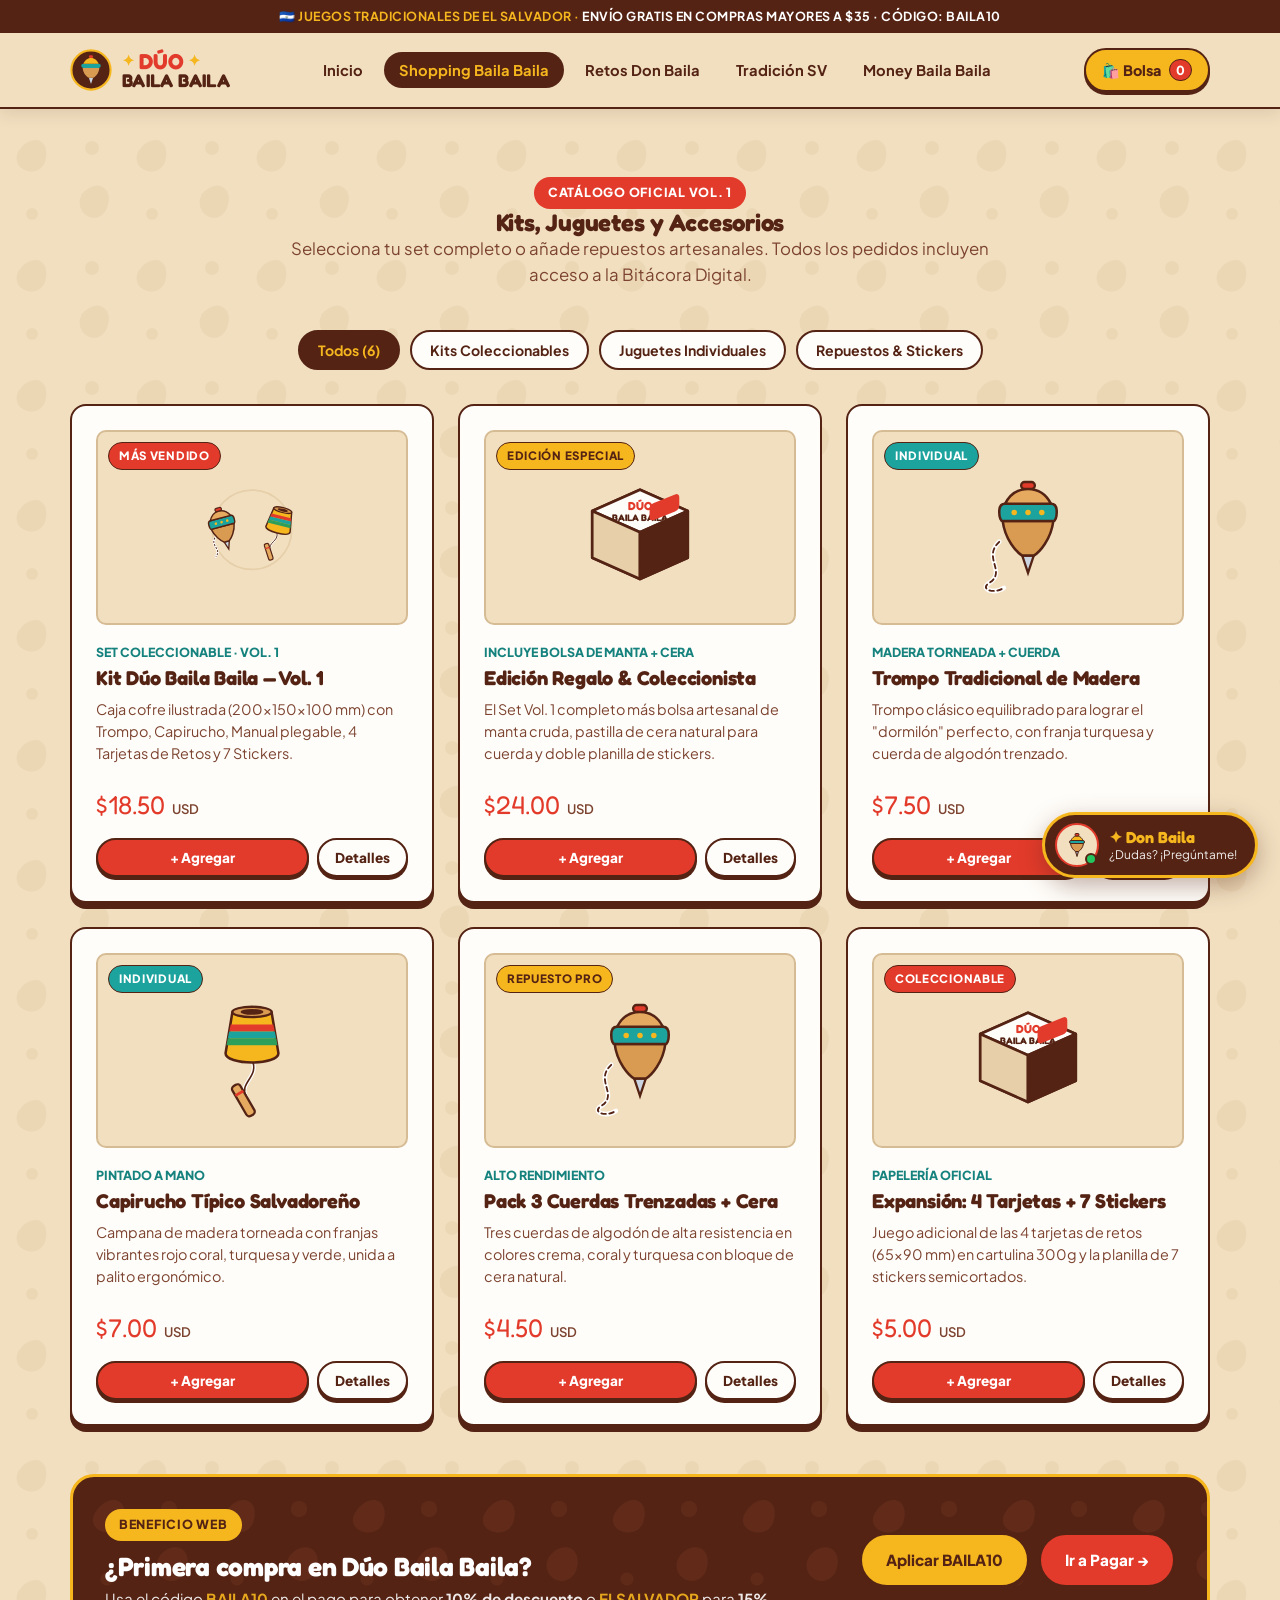
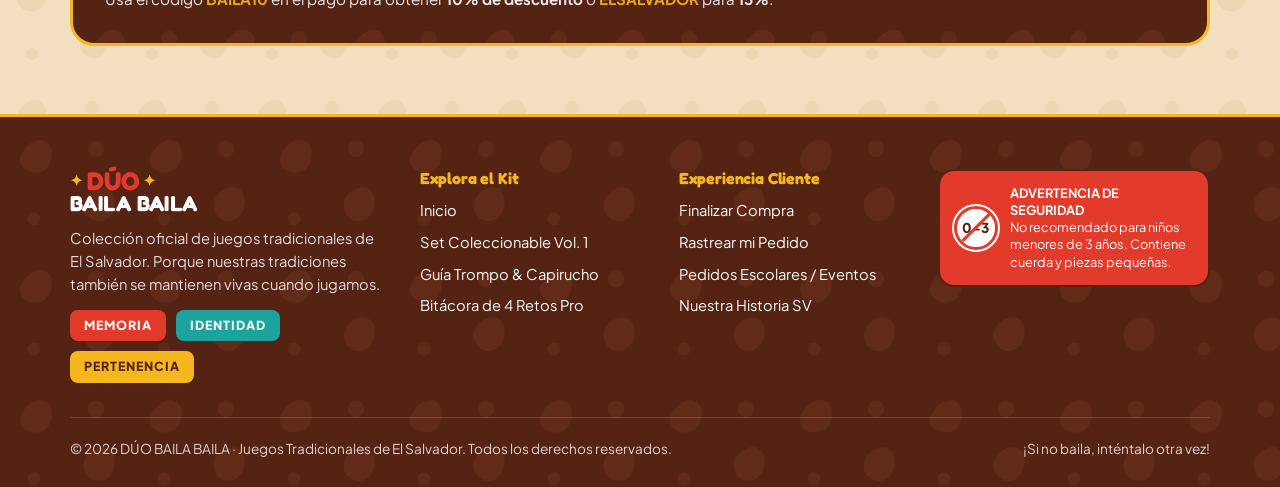
<file: tienda.html>
<!DOCTYPE html>
<html lang="es">
<head>
  <meta charset="UTF-8">
  <meta name="viewport" content="width=device-width, initial-scale=1.0">
  <title>Tienda Oficial & Kits | DÚO BAILA BAILA El Salvador</title>
  <link rel="stylesheet" href="css/styles.css">
</head>
<body>
  <div id="siteHeader"></div>

  <main>
    <section class="section" style="padding-bottom:32px;">
      <div class="container">
        <div class="section-header">
          <span class="badge-pill coral">Catálogo Oficial Vol. 1</span>
          <h1>Kits, Juguetes y Accesorios</h1>
          <p>Selecciona tu set completo o añade repuestos artesanales. Todos los pedidos incluyen acceso a la Bitácora Digital.</p>
        </div>

        <!-- Barra de filtros interactiva -->
        <div class="filter-bar" role="tablist">
          <button class="filter-btn active" onclick="filterCatalog('all', this)">Todos (6)</button>
          <button class="filter-btn" onclick="filterCatalog('kits', this)">Kits Coleccionables</button>
          <button class="filter-btn" onclick="filterCatalog('individuales', this)">Juguetes Individuales</button>
          <button class="filter-btn" onclick="filterCatalog('accesorios', this)">Repuestos & Stickers</button>
        </div>

        <div class="cards-grid-3" id="storeCatalogGrid"></div>
      </div>
    </section>

    <!-- BANNER PROMOCIONAL CÓDIGO DESCUENTO -->
    <section class="section" style="padding-top:16px;">
      <div class="container">
        <div class="bg-choco-pattern promo-banner-box">
          <div>
            <span class="badge-pill gold" style="margin-bottom:10px;">Beneficio Web</span>
            <h3 style="font-size:1.65rem; margin-bottom:6px;">¿Primera compra en Dúo Baila Baila?</h3>
            <p style="opacity:0.9; font-size:0.95rem;">Usa el código <strong style="color:var(--gold);">BAILA10</strong> en el pago para obtener <strong>10% de descuento</strong> o <strong style="color:var(--gold);">ELSALVADOR</strong> para <strong>15%</strong>.</p>
          </div>
          <div style="display:flex; gap:10px; flex-wrap:wrap;">
            <button class="btn btn-gold" onclick="applyPromoShortcut('BAILA10')">Aplicar BAILA10</button>
            <a href="checkout.html" class="btn btn-coral">Ir a Pagar →</a>
          </div>
        </div>
      </div>
    </section>
  </main>

  <div id="siteFooter"></div>

  <script src="js/app.js"></script>
  <script>
    injectSharedShell('tienda');
    renderProductCards('storeCatalogGrid', 'all');

    function filterCatalog(category, btnEl) {
      document.querySelectorAll('.filter-btn').forEach(b => b.classList.remove('active'));
      btnEl.classList.add('active');
      renderProductCards('storeCatalogGrid', category);
    }

    function applyPromoShortcut(code) {
      Storage.savePromo(code);
      showToast(`🎉 Código ${code} guardado para tu checkout`);
    }
  </script>
</body>
</html>
</file>
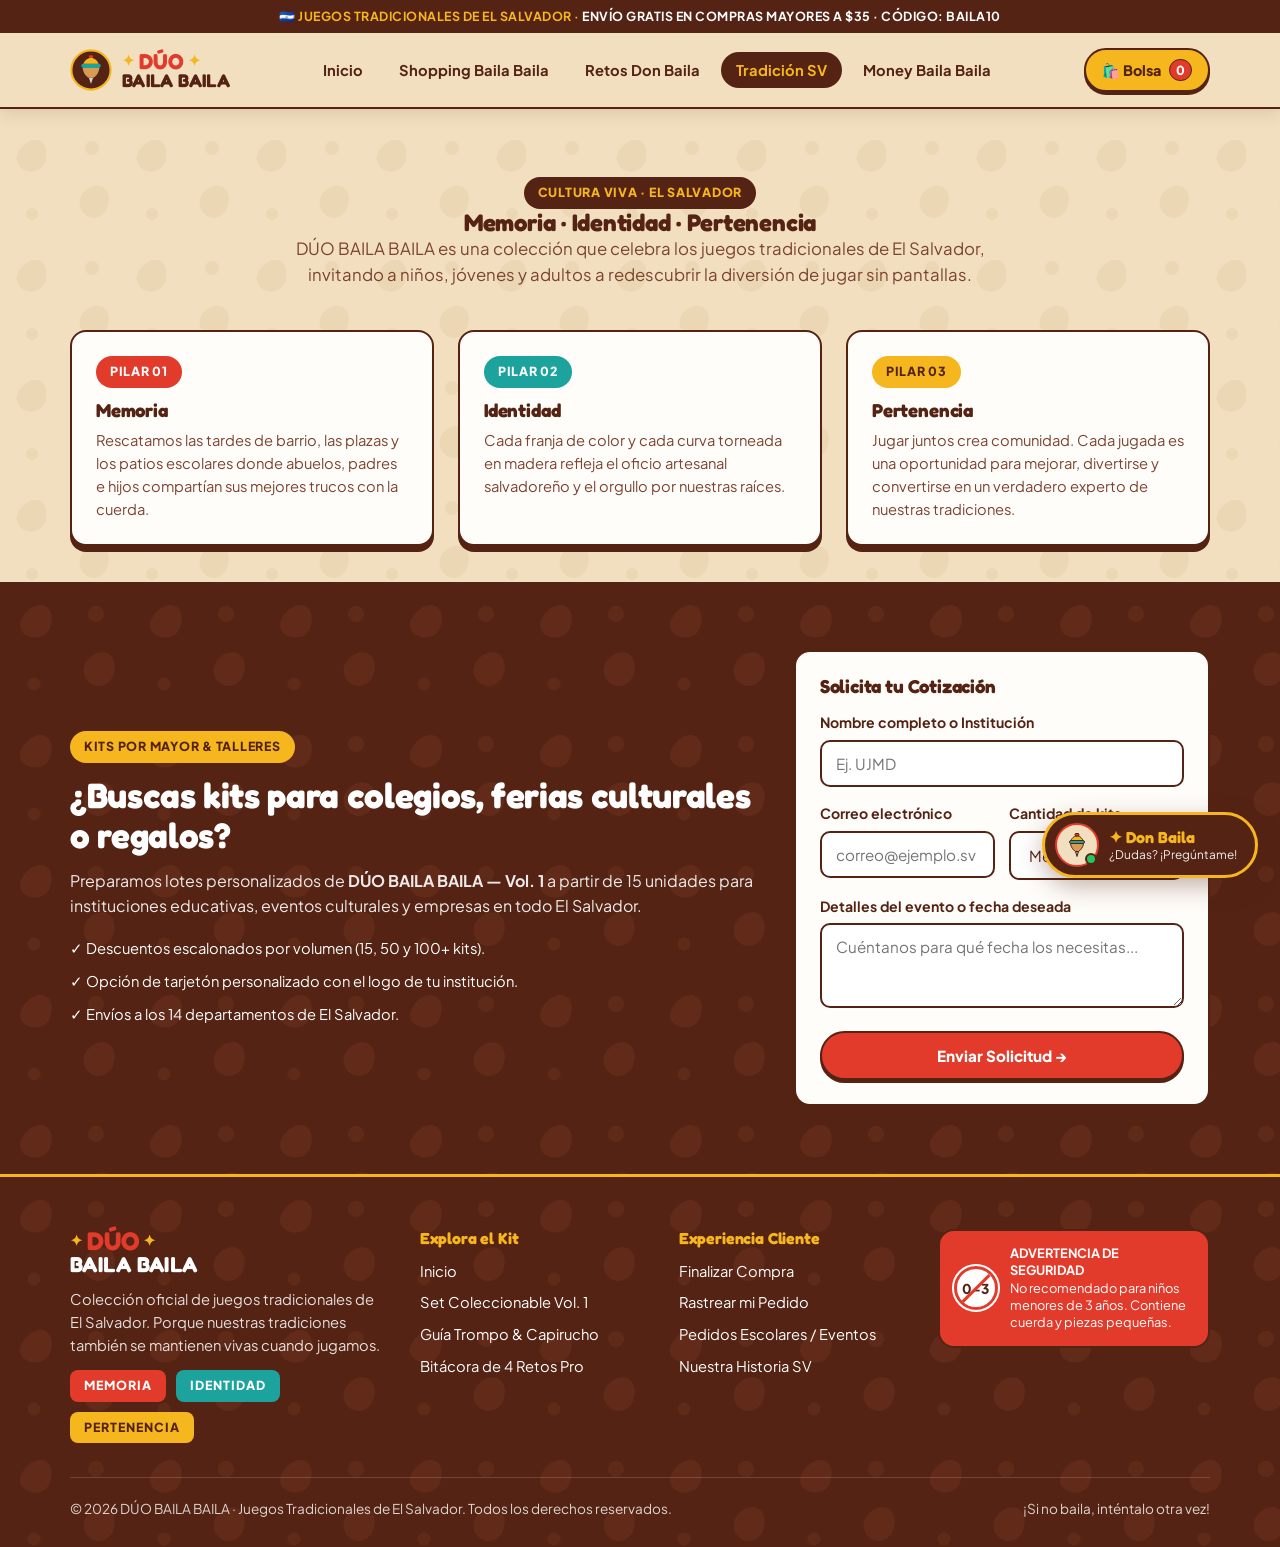
<file: tradicion.html>
<!DOCTYPE html>
<html lang="es">
<head>
  <meta charset="UTF-8">
  <meta name="viewport" content="width=device-width, initial-scale=1.0">
  <title>Memoria, Identidad y Pertenencia | DÚO BAILA BAILA El Salvador</title>
  <link rel="stylesheet" href="css/styles.css">
</head>
<body>
  <div id="siteHeader"></div>

  <main>
    <section class="section" style="padding-bottom:36px;">
      <div class="container">
        <div class="section-header">
          <span class="badge-pill">Cultura Viva · El Salvador</span>
          <h1>Memoria · Identidad · Pertenencia</h1>
          <p>
            DÚO BAILA BAILA es una colección que celebra los juegos tradicionales de El Salvador, invitando a niños, jóvenes y adultos a redescubrir la diversión de jugar sin pantallas.
          </p>
        </div>

        <div class="cards-grid-3">
          <div class="craft-card">
            <span class="badge-pill coral" style="align-self:flex-start; margin-bottom:12px;">PILAR 01</span>
            <h3 style="margin-bottom:8px;">Memoria</h3>
            <p style="font-size:0.92rem; color:var(--choco-soft);">Rescatamos las tardes de barrio, las plazas y los patios escolares donde abuelos, padres e hijos compartían sus mejores trucos con la cuerda.</p>
          </div>
          <div class="craft-card">
            <span class="badge-pill turquoise" style="align-self:flex-start; margin-bottom:12px;">PILAR 02</span>
            <h3 style="margin-bottom:8px;">Identidad</h3>
            <p style="font-size:0.92rem; color:var(--choco-soft);">Cada franja de color y cada curva torneada en madera refleja el oficio artesanal salvadoreño y el orgullo por nuestras raíces.</p>
          </div>
          <div class="craft-card">
            <span class="badge-pill gold" style="align-self:flex-start; margin-bottom:12px;">PILAR 03</span>
            <h3 style="margin-bottom:8px;">Pertenencia</h3>
            <p style="font-size:0.92rem; color:var(--choco-soft);">Jugar juntos crea comunidad. Cada jugada es una oportunidad para mejorar, divertirse y convertirse en un verdadero experto de nuestras tradiciones.</p>
          </div>
        </div>
      </div>
    </section>

    <!-- FORMULARIO FUNCIONAL PARA COLEGIOS, EVENTOS Y REGALOS CORPORATIVOS -->
    <section class="section bg-choco-pattern" id="contacto">
      <div class="container">
        <div class="checkout-grid" style="align-items:center;">
          <div>
            <span class="badge-pill gold" style="margin-bottom:12px;">Kits por Mayor & Talleres</span>
            <h2 style="font-size:2.2rem; margin-bottom:14px;">¿Buscas kits para colegios, ferias culturales o regalos?</h2>
            <p style="opacity:0.9; margin-bottom:18px;">
              Preparamos lotes personalizados de <strong>DÚO BAILA BAILA — Vol. 1</strong> a partir de 15 unidades para instituciones educativas, eventos culturales y empresas en todo El Salvador.
            </p>
            <ul style="list-style:none; display:flex; flex-direction:column; gap:10px; font-size:0.92rem;">
              <li>✓ Descuentos escalonados por volumen (15, 50 y 100+ kits).</li>
              <li>✓ Opción de tarjetón personalizado con el logo de tu institución.</li>
              <li>✓ Envíos a los 14 departamentos de El Salvador.</li>
            </ul>
          </div>

          <div class="craft-card" style="color:var(--choco-dark);">
            <h3 style="margin-bottom:14px;">Solicita tu Cotización</h3>
            <form id="institutionalForm" onsubmit="submitInstitutionalQuote(event)">
              <div class="form-group">
                <label>Nombre completo o Institución</label>
                <input type="text" class="form-control" id="instName" required placeholder="Ej. UJMD">
              </div>
              <div class="form-row-2">
                <div class="form-group">
                  <label>Correo electrónico</label>
                  <input type="email" class="form-control" id="instEmail" required placeholder="correo@ejemplo.sv">
                </div>
                <div class="form-group">
                  <label>Cantidad de kits</label>
                  <select class="form-control" id="instQty">
                    <option value="15-30 kits">Menos de 15 kits</option>
                    <option value="15-30 kits">15 a 30 kits</option>
                    <option value="31-60 kits">31 a 60 kits</option>
                    <option value="60+ kits">Más de 60 kits</option>
                  </select>
                </div>
              </div>
              <div class="form-group">
                <label>Detalles del evento o fecha deseada</label>
                <textarea class="form-control" id="instNotes" rows="3" placeholder="Cuéntanos para qué fecha los necesitas..."></textarea>
              </div>
              <button type="submit" class="btn btn-coral btn-block">Enviar Solicitud →</button>
            </form>
            <div id="instQuoteResult" style="display:none; margin-top:14px; padding:14px; background:#F0FDF4; border:2px solid var(--green-craft); border-radius:12px; font-size:0.9rem;"></div>
          </div>
        </div>
      </div>
    </section>
  </main>

  <div id="siteFooter"></div>

  <script src="js/app.js"></script>
  <script>
    injectSharedShell('tradicion');

    function submitInstitutionalQuote(e) {
      e.preventDefault();
      const name = document.getElementById('instName').value.trim();
      const qty = document.getElementById('instQty').value;
      const box = document.getElementById('instQuoteResult');
      box.style.display = 'block';
      box.innerHTML = `✅ <strong>¡Solicitud recibida, ${name}!</strong> Hemos registrado tu interés por <strong>${qty}</strong> del Set Vol. 1. Nuestro equipo artesanal en San Salvador te responderá en menos de 24 horas.`;
      e.target.reset();
      showToast('📩 Cotización enviada con éxito');
    }
  </script>
</body>
</html>
</file>
<file: css/styles.css>
/* ==========================================================================
   DÚO BAILA BAILA — Sistema de Diseño Artesanal (El Salvador)
   Paleta oficial extraída del empaque Vol. 1:
   - Crema cálido: #F1DFC0 / Patrón orgánico: #E6CFA9
   - Café chocolate: #542314 / #682E1C
   - Rojo coral: #E33B2B
   - Amarillo dorado: #F6B61E
   - Turquesa artesanal: #1CA39E
   ========================================================================== */

@import url('https://fonts.googleapis.com/css2?family=Fredoka:wght@600;700&family=Plus+Jakarta+Sans:wght@400;500;600;700;800&display=swap');

:root {
  --bg-cream: #F1DFC0;
  --bg-cream-dark: #E6CFA9;
  --surface-card: #FFFDF9;
  --surface-soft: #F9EFE0;
  --border-sand: #D6BC94;

  --choco-dark: #542314;
  --choco-mid: #682E1C;
  --choco-soft: #7C4330;

  --coral: #E33B2B;
  --coral-hover: #C92E20;
  --gold: #F6B61E;
  --gold-hover: #E0A10E;
  --turquoise: #1CA39E;
  --turquoise-dark: #15827E;
  --green-craft: #2E9E5B;

  --font-display: 'Fredoka', 'Arial Black', sans-serif;
  --font-body: 'Plus Jakarta Sans', -apple-system, BlinkMacSystemFont, sans-serif;

  --radius-sm: 10px;
  --radius-md: 16px;
  --radius-lg: 24px;
  --radius-pill: 999px;

  --shadow-stamp: 0 5px 0 var(--choco-dark);
  --shadow-stamp-sm: 0 3px 0 var(--choco-dark);
  --shadow-card: 0 10px 25px rgba(84, 35, 20, 0.08);
  --transition: 0.22s cubic-bezier(0.22, 1, 0.36, 1);
}

/* Reset & Base */
*, *::before, *::after {
  box-sizing: border-box;
  margin: 0;
  padding: 0;
}

html {
  scroll-behavior: smooth;
  font-size: 16px;
  overflow-x: clip;
}

/* Compensación para anclas internas bajo la cabecera fija */
[id] {
  scroll-margin-top: 120px;
}

body {
  font-family: var(--font-body);
  color: var(--choco-dark);
  background-color: var(--bg-cream);
  background-image: url("data:image/svg+xml,%3Csvg xmlns='http://www.w3.org/2000/svg' width='120' height='120' viewBox='0 0 120 120'%3E%3Cpath d='M18,32 C30,12 52,18 45,42 C38,60 10,50 18,32 Z' fill='%23E6CFA9' fill-opacity='0.52'/%3E%3Cpath d='M82,74 C98,56 116,70 106,90 C96,108 72,92 82,74 Z' fill='%23E6CFA9' fill-opacity='0.52'/%3E%3Ccircle cx='92' cy='28' r='7' fill='%23E6CFA9' fill-opacity='0.48'/%3E%3Ccircle cx='32' cy='94' r='6' fill='%23E6CFA9' fill-opacity='0.48'/%3E%3C/svg%3E");
  line-height: 1.55;
  min-height: 100vh;
  min-height: 100dvh;
  display: flex;
  flex-direction: column;
  overflow-x: clip;
  width: 100%;
}

main {
  flex: 1;
  overflow-x: clip;
}

img, svg {
  display: block;
  max-width: 100%;
}

a {
  color: inherit;
  text-decoration: none;
}

button, input, select, textarea {
  font-family: inherit;
  color: inherit;
}

.container {
  width: 100%;
  max-width: 1180px;
  margin: 0 auto;
  padding: 0 20px;
}

/* Textura Chocolate Oscuro */
.bg-choco-pattern {
  background-color: var(--choco-dark);
  background-image: url("data:image/svg+xml,%3Csvg xmlns='http://www.w3.org/2000/svg' width='130' height='130' viewBox='0 0 130 130'%3E%3Cpath d='M22,36 C36,14 58,22 50,46 C42,64 12,54 22,36 Z' fill='%23682E1C' fill-opacity='0.65'/%3E%3Cpath d='M86,80 C102,60 122,74 112,96 C100,114 76,98 86,80 Z' fill='%23682E1C' fill-opacity='0.65'/%3E%3Ccircle cx='96' cy='32' r='8' fill='%23682E1C' fill-opacity='0.6'/%3E%3Ccircle cx='34' cy='102' r='6.5' fill='%23682E1C' fill-opacity='0.6'/%3E%3C/svg%3E");
  color: #FFFFFF;
}

/* Tipografía */
h1, h2, h3, h4, .font-display {
  font-family: var(--font-display);
  line-height: 1.15;
  letter-spacing: -0.01em;
}

.section {
  padding: 68px 0;
}

.section-header {
  text-align: center;
  max-width: 720px;
  margin: 0 auto 42px;
}

.section-header h2 {
  font-size: clamp(1.9rem, 3.6vw, 2.75rem);
  margin-top: 10px;
  margin-bottom: 12px;
}

.section-header p {
  font-size: 1.05rem;
  color: var(--choco-soft);
}

/* Badges & Sellos */
.badge-pill {
  display: inline-flex;
  align-items: center;
  gap: 8px;
  padding: 6px 14px;
  border-radius: var(--radius-pill);
  font-size: 0.78rem;
  font-weight: 800;
  text-transform: uppercase;
  letter-spacing: 0.06em;
  background: var(--choco-dark);
  color: var(--gold);
}

.badge-pill.coral {
  background: var(--coral);
  color: #FFFFFF;
}

.badge-pill.turquoise {
  background: var(--turquoise);
  color: #FFFFFF;
}

.badge-pill.gold {
  background: var(--gold);
  color: var(--choco-dark);
}

/* Botones estilo Sello Artesanal */
.btn {
  display: inline-flex;
  align-items: center;
  justify-content: center;
  gap: 9px;
  padding: 13px 24px;
  border-radius: var(--radius-pill);
  font-weight: 800;
  font-size: 0.95rem;
  border: 2.5px solid var(--choco-dark);
  cursor: pointer;
  transition: transform var(--transition), box-shadow var(--transition), background-color var(--transition);
  box-shadow: var(--shadow-stamp-sm);
  text-align: center;
}

.btn:hover {
  transform: translateY(-2px);
  box-shadow: var(--shadow-stamp);
}

.btn:active {
  transform: translateY(2px);
  box-shadow: 0 1px 0 var(--choco-dark);
}

.btn-coral {
  background: var(--coral);
  color: #FFFFFF;
}

.btn-coral:hover {
  background: var(--coral-hover);
}

.btn-gold {
  background: var(--gold);
  color: var(--choco-dark);
}

.btn-gold:hover {
  background: var(--gold-hover);
}

.btn-turquoise {
  background: var(--turquoise);
  color: #FFFFFF;
}

.btn-turquoise:hover {
  background: var(--turquoise-dark);
}

.btn-cream {
  background: var(--surface-card);
  color: var(--choco-dark);
}

.btn-cream:hover {
  background: var(--surface-soft);
}

.btn-sm {
  padding: 9px 16px;
  font-size: 0.85rem;
}

.btn-block {
  width: 100%;
}

/* ==========================================================================
   CABECERA FIJA Y NAVEGACIÓN MULTIPÁGINA
   ========================================================================== */
#siteHeader {
  position: -webkit-sticky;
  position: sticky;
  top: 0;
  left: 0;
  z-index: 900;
  width: 100%;
  box-shadow: 0 4px 16px rgba(84, 35, 20, 0.12);
}

.top-ribbon {
  background: var(--choco-dark);
  color: var(--gold);
  font-size: 0.78rem;
  font-weight: 700;
  text-align: center;
  padding: 7px 16px;
  letter-spacing: 0.04em;
}

.top-ribbon span {
  color: #FFFFFF;
}

.navbar {
  position: relative;
  background: rgba(241, 223, 192, 0.96);
  backdrop-filter: blur(10px);
  -webkit-backdrop-filter: blur(10px);
  border-bottom: 2.5px solid var(--choco-dark);
}

.nav-inner {
  display: flex;
  align-items: center;
  justify-content: space-between;
  height: 74px;
  gap: 16px;
}

.brand-logo {
  display: flex;
  align-items: center;
  gap: 10px;
}

.brand-wordmark {
  display: flex;
  flex-direction: column;
  line-height: 0.95;
}

.brand-duo {
  font-family: var(--font-display);
  font-size: 1.35rem;
  font-weight: 700;
  color: var(--coral);
  display: inline-flex;
  align-items: center;
  gap: 4px;
}

.brand-duo .rays {
  color: var(--gold);
  font-size: 0.95rem;
}

.brand-baila {
  font-family: var(--font-display);
  font-size: 1.15rem;
  font-weight: 700;
  color: var(--choco-dark);
  letter-spacing: 0.02em;
}

.nav-links {
  display: flex;
  align-items: center;
  gap: 6px;
  list-style: none;
}

.nav-links a {
  padding: 9px 15px;
  border-radius: var(--radius-pill);
  font-weight: 700;
  font-size: 0.92rem;
  color: var(--choco-dark);
  transition: background var(--transition), color var(--transition);
}

.nav-links a:hover {
  background: rgba(84, 35, 20, 0.09);
}

.nav-links a.active {
  background: var(--choco-dark);
  color: var(--gold);
}

.nav-actions {
  display: flex;
  align-items: center;
  gap: 10px;
}

.cart-trigger {
  position: relative;
  display: inline-flex;
  align-items: center;
  gap: 8px;
  padding: 9px 16px;
  border-radius: var(--radius-pill);
  background: var(--gold);
  border: 2.5px solid var(--choco-dark);
  font-weight: 800;
  font-size: 0.9rem;
  cursor: pointer;
  box-shadow: var(--shadow-stamp-sm);
  transition: transform var(--transition);
}

.cart-trigger:hover {
  transform: translateY(-2px);
}

.cart-badge {
  background: var(--coral);
  color: #FFFFFF;
  min-width: 22px;
  height: 22px;
  padding: 0 6px;
  border-radius: var(--radius-pill);
  font-size: 0.78rem;
  font-weight: 800;
  display: inline-flex;
  align-items: center;
  justify-content: center;
  border: 1.5px solid var(--choco-dark);
}

.mobile-menu-btn {
  display: none;
  background: var(--surface-card);
  border: 2.5px solid var(--choco-dark);
  border-radius: 12px;
  width: 42px;
  height: 42px;
  align-items: center;
  justify-content: center;
  font-size: 1.3rem;
  cursor: pointer;
}

/* ==========================================================================
   HERO & ESCENA ILUSTRADA
   ========================================================================== */
.hero {
  padding: 54px 0 64px;
  overflow: hidden;
}

.hero-grid {
  display: grid;
  grid-template-columns: 1.08fr 0.92fr;
  gap: 42px;
  align-items: center;
}

.hero-title {
  font-size: clamp(2.35rem, 4.8vw, 3.65rem);
  margin: 14px 0 18px;
  color: var(--choco-dark);
}

.hero-title .highlight-coral {
  color: var(--coral);
  display: block;
}

.hero-lead {
  font-size: 1.1rem;
  color: var(--choco-mid);
  margin-bottom: 26px;
  max-width: 560px;
}

.hero-cta-group {
  display: flex;
  flex-wrap: wrap;
  gap: 14px;
  margin-bottom: 28px;
}

.pillars-row {
  display: flex;
  flex-wrap: wrap;
  gap: 10px;
}

.pillar-chip {
  background: var(--choco-dark);
  color: #FFFFFF;
  padding: 6px 14px;
  border-radius: 8px;
  font-size: 0.78rem;
  font-weight: 800;
  letter-spacing: 0.08em;
}

.hero-stage {
  position: relative;
  background: var(--surface-card);
  border: 3px solid var(--choco-dark);
  border-radius: var(--radius-lg);
  padding: 28px;
  box-shadow: 0 10px 0 var(--choco-dark);
}

.hero-stage-badge {
  position: absolute;
  top: -16px;
  right: 22px;
  background: var(--coral);
  color: #FFFFFF;
  border: 2.5px solid var(--choco-dark);
  padding: 6px 16px;
  border-radius: var(--radius-pill);
  font-weight: 800;
  font-size: 0.82rem;
  transform: rotate(3deg);
  box-shadow: var(--shadow-stamp-sm);
}

.float-slow {
  animation: floatAnim 4.5s ease-in-out infinite;
}

.float-delay {
  animation: floatAnim 5.2s ease-in-out 1.1s infinite;
}

@keyframes floatAnim {
  0%, 100% { transform: translateY(0px) rotate(0deg); }
  50% { transform: translateY(-9px) rotate(2deg); }
}


/* Grids auxiliares responsivos */
.hero-toys-grid {
  display: grid;
  grid-template-columns: 1fr 1fr;
  gap: 14px;
  align-items: center;
  margin: 14px 0;
}

.hero-toy-card {
  background: var(--bg-cream);
  border: 2px solid var(--border-sand);
  border-radius: 16px;
  padding: 14px;
  text-align: center;
}

.quickview-grid {
  display: grid;
  grid-template-columns: 1fr 1.2fr;
  gap: 20px;
  align-items: center;
  margin: 16px 0;
}

.timer-controls {
  display: flex;
  align-items: center;
  gap: 12px;
  flex-wrap: wrap;
}

.promo-banner-box {
  border-radius: var(--radius-lg);
  padding: 32px;
  border: 3px solid var(--gold);
  display: flex;
  justify-content: space-between;
  align-items: center;
  flex-wrap: wrap;
  gap: 20px;
}

/* ==========================================================================
   TARJETAS DE PRODUCTO Y COMPONENTES DEL KIT
   ========================================================================== */
.cards-grid-3 {
  display: grid;
  grid-template-columns: repeat(3, 1fr);
  gap: 24px;
}

.cards-grid-4 {
  display: grid;
  grid-template-columns: repeat(4, 1fr);
  gap: 20px;
}

.craft-card {
  background: var(--surface-card);
  border: 2.5px solid var(--choco-dark);
  border-radius: var(--radius-md);
  padding: 24px;
  box-shadow: 0 6px 0 var(--choco-dark);
  transition: transform var(--transition), box-shadow var(--transition);
  display: flex;
  flex-direction: column;
}

.craft-card:hover {
  transform: translateY(-4px);
  box-shadow: 0 10px 0 var(--choco-dark);
}

.product-thumb {
  background: var(--bg-cream);
  border: 2px solid var(--border-sand);
  border-radius: var(--radius-sm);
  height: 195px;
  display: flex;
  align-items: center;
  justify-content: center;
  padding: 16px;
  margin-bottom: 18px;
  position: relative;
}

.product-tag {
  position: absolute;
  top: 10px;
  left: 10px;
  padding: 4px 10px;
  border-radius: var(--radius-pill);
  font-size: 0.72rem;
  font-weight: 800;
  text-transform: uppercase;
  border: 1.5px solid var(--choco-dark);
}

.product-price {
  font-family: var(--font-display);
  font-size: 1.6rem;
  color: var(--coral);
  margin: 10px 0 14px;
}

.product-price small {
  font-family: var(--font-body);
  font-size: 0.82rem;
  color: var(--choco-soft);
  font-weight: 600;
}

.product-actions {
  margin-top: auto;
  display: flex;
  gap: 8px;
  flex-wrap: wrap;
}

/* Filtros de Tienda */
.filter-bar {
  display: flex;
  flex-wrap: wrap;
  justify-content: center;
  gap: 10px;
  margin-bottom: 34px;
}

.filter-btn {
  padding: 9px 18px;
  border-radius: var(--radius-pill);
  border: 2px solid var(--choco-dark);
  background: var(--surface-card);
  font-weight: 700;
  font-size: 0.88rem;
  cursor: pointer;
  transition: all var(--transition);
}

.filter-btn.active, .filter-btn:hover {
  background: var(--choco-dark);
  color: var(--gold);
}

/* ==========================================================================
   ACADEMIA INTERACTIVA, TABS Y RETOS PRO
   ========================================================================== */
.tabs-nav {
  display: inline-flex;
  background: var(--surface-card);
  border: 2.5px solid var(--choco-dark);
  border-radius: var(--radius-pill);
  padding: 6px;
  gap: 6px;
  margin-bottom: 32px;
  box-shadow: var(--shadow-stamp-sm);
}

.tab-btn {
  padding: 11px 22px;
  border-radius: var(--radius-pill);
  border: none;
  background: transparent;
  font-weight: 800;
  font-size: 0.95rem;
  cursor: pointer;
  transition: all var(--transition);
}

.tab-btn.active {
  background: var(--coral);
  color: #FFFFFF;
}

.tab-panel {
  display: none;
}

.tab-panel.active {
  display: block;
  animation: fadeIn 0.3s ease;
}

@keyframes fadeIn {
  from { opacity: 0; transform: translateY(6px); }
  to { opacity: 1; transform: translateY(0); }
}

.step-number {
  width: 40px;
  height: 40px;
  border-radius: 50%;
  display: inline-flex;
  align-items: center;
  justify-content: center;
  font-family: var(--font-display);
  font-size: 1.2rem;
  border: 2px solid var(--choco-dark);
  margin-bottom: 12px;
}

/* Cronómetro y Bitácora */
.progress-box {
  background: var(--surface-card);
  border: 2.5px solid var(--choco-dark);
  border-radius: var(--radius-md);
  padding: 22px 26px;
  margin-bottom: 28px;
  box-shadow: var(--shadow-stamp-sm);
}

.progress-track {
  height: 18px;
  background: var(--bg-cream);
  border: 2px solid var(--choco-dark);
  border-radius: var(--radius-pill);
  overflow: hidden;
  margin: 12px 0 8px;
}

.progress-fill {
  height: 100%;
  width: 0%;
  background: linear-gradient(90deg, var(--turquoise), var(--gold), var(--coral));
  transition: width 0.4s ease;
}

.challenge-card {
  cursor: pointer;
  position: relative;
}

.challenge-card.completed {
  background: #F0FDF4;
  border-color: var(--green-craft);
}

.challenge-check {
  display: inline-flex;
  align-items: center;
  gap: 8px;
  margin-top: 14px;
  padding: 8px 14px;
  border-radius: var(--radius-pill);
  font-size: 0.82rem;
  font-weight: 800;
  border: 2px solid var(--choco-dark);
  background: var(--bg-cream);
}

.challenge-card.completed .challenge-check {
  background: var(--green-craft);
  color: #FFFFFF;
}

/* Galería de Stickers */
.stickers-showcase {
  display: grid;
  grid-template-columns: repeat(auto-fit, minmax(150px, 1fr));
  gap: 18px;
}

.sticker-item {
  background: var(--surface-card);
  border: 2.5px dashed var(--coral);
  border-radius: var(--radius-md);
  padding: 18px 14px;
  text-align: center;
  transition: transform var(--transition);
}

.sticker-item:hover {
  transform: scale(1.04) rotate(-1.5deg);
}

/* ==========================================================================
   CHECKOUT Y SIMULADOR DE PAGO
   ========================================================================== */
.checkout-grid {
  display: grid;
  grid-template-columns: 1.25fr 0.75fr;
  gap: 30px;
  align-items: start;
}

.form-group {
  margin-bottom: 16px;
}

.form-group label {
  display: block;
  font-weight: 700;
  font-size: 0.88rem;
  margin-bottom: 6px;
}

.form-control {
  width: 100%;
  padding: 12px 14px;
  border-radius: var(--radius-sm);
  border: 2px solid var(--choco-dark);
  background: #FFFFFF;
  font-size: 0.95rem;
  transition: border-color var(--transition), box-shadow var(--transition);
}

.form-control:focus {
  outline: none;
  border-color: var(--coral);
  box-shadow: 0 0 0 3px rgba(227, 59, 43, 0.18);
}

.form-row-2 {
  display: grid;
  grid-template-columns: 1fr 1fr;
  gap: 14px;
}

.payment-methods {
  display: grid;
  grid-template-columns: repeat(3, 1fr);
  gap: 10px;
  margin-bottom: 18px;
}

.pay-option {
  border: 2px solid var(--choco-dark);
  border-radius: var(--radius-sm);
  padding: 12px 10px;
  text-align: center;
  font-weight: 800;
  font-size: 0.84rem;
  cursor: pointer;
  background: var(--surface-soft);
  transition: all var(--transition);
}

.pay-option.active {
  background: var(--gold);
  box-shadow: var(--shadow-stamp-sm);
}

.virtual-card {
  background: linear-gradient(135deg, var(--choco-dark) 0%, #7C331D 100%);
  color: #FFFFFF;
  border-radius: var(--radius-md);
  padding: 22px;
  border: 2.5px solid var(--gold);
  margin-bottom: 18px;
  box-shadow: 0 8px 20px rgba(84, 35, 20, 0.25);
}

/* ==========================================================================
   DRAWER LATERAL DEL CARRITO Y MODALES
   ========================================================================== */
.drawer-backdrop {
  position: fixed;
  inset: 0;
  background: rgba(42, 16, 8, 0.62);
  z-index: 1100;
  opacity: 0;
  pointer-events: none;
  transition: opacity 0.25s ease;
}

.drawer-backdrop.open {
  opacity: 1;
  pointer-events: auto;
}

.cart-drawer {
  position: fixed;
  top: 0;
  right: 0;
  width: 100%;
  max-width: 420px;
  height: 100vh;
  height: 100dvh;
  background: var(--bg-cream);
  border-left: 3px solid var(--choco-dark);
  z-index: 1200;
  transform: translateX(100%);
  transition: transform 0.3s cubic-bezier(0.22, 1, 0.36, 1);
  display: flex;
  flex-direction: column;
}

.cart-drawer.open {
  transform: translateX(0);
}

.drawer-header {
  padding: 18px 22px;
  background: var(--choco-dark);
  color: #FFFFFF;
  display: flex;
  align-items: center;
  justify-content: space-between;
}

.drawer-body {
  flex: 1;
  overflow-y: auto;
  padding: 18px 22px;
}

.drawer-footer {
  padding: 18px 22px;
  background: var(--surface-card);
  border-top: 2.5px solid var(--choco-dark);
}

.cart-item-row {
  background: var(--surface-card);
  border: 2px solid var(--choco-dark);
  border-radius: var(--radius-sm);
  padding: 12px;
  margin-bottom: 12px;
  display: flex;
  justify-content: space-between;
  align-items: center;
  gap: 10px;
}

.qty-controls {
  display: inline-flex;
  align-items: center;
  gap: 6px;
  background: var(--bg-cream);
  border: 1.5px solid var(--choco-dark);
  border-radius: var(--radius-pill);
  padding: 2px 6px;
}

.qty-btn {
  width: 24px;
  height: 24px;
  border-radius: 50%;
  border: none;
  background: var(--choco-dark);
  color: #FFFFFF;
  font-weight: 800;
  cursor: pointer;
}

/* Modal Vista Rápida / Certificado */
.modal-overlay {
  position: fixed;
  inset: 0;
  background: rgba(42, 16, 8, 0.72);
  z-index: 1300;
  display: none;
  align-items: center;
  justify-content: center;
  padding: 20px;
}

.modal-overlay.open {
  display: flex;
}

.modal-box {
  background: var(--surface-card);
  border: 3px solid var(--choco-dark);
  border-radius: var(--radius-lg);
  max-width: 620px;
  width: 100%;
  max-height: 90vh;
  overflow-y: auto;
  padding: 28px;
  box-shadow: 0 12px 0 var(--choco-dark);
  position: relative;
}

.modal-close {
  position: absolute;
  top: 16px;
  right: 16px;
  width: 36px;
  height: 36px;
  border-radius: 50%;
  border: 2px solid var(--choco-dark);
  background: var(--coral);
  color: #FFFFFF;
  font-weight: 800;
  cursor: pointer;
}

/* Toast Notification */
.toast-container {
  position: fixed;
  bottom: 22px;
  left: 22px;
  z-index: 1500;
  display: flex;
  flex-direction: column;
  gap: 10px;
}

.toast {
  background: var(--choco-dark);
  color: #FFFFFF;
  border: 2.5px solid var(--gold);
  padding: 12px 18px;
  border-radius: var(--radius-pill);
  font-weight: 700;
  font-size: 0.9rem;
  box-shadow: 0 8px 20px rgba(0, 0, 0, 0.25);
  animation: fadeIn 0.25s ease;
}

/* ==========================================================================
   ASISTENTE VIRTUAL INTERACTIVO: "DON BAILA" (Guía Oficial de la Marca)
   ========================================================================== */
.don-baila-launcher {
  position: fixed;
  bottom: 22px;
  right: 22px;
  z-index: 1050;
  display: inline-flex;
  align-items: center;
  gap: 10px;
  background: var(--choco-dark);
  color: #FFFFFF;
  border: 3px solid var(--gold);
  border-radius: var(--radius-pill);
  padding: 8px 18px 8px 10px;
  cursor: pointer;
  box-shadow: 0 8px 24px rgba(84, 35, 20, 0.35);
  transition: transform var(--transition), box-shadow var(--transition);
}

.don-baila-launcher:hover {
  transform: translateY(-3px) scale(1.02);
  box-shadow: 0 12px 28px rgba(84, 35, 20, 0.42);
}

.don-baila-avatar {
  width: 44px;
  height: 44px;
  border-radius: 50%;
  background: var(--bg-cream);
  border: 2px solid var(--coral);
  display: flex;
  align-items: center;
  justify-content: center;
  flex-shrink: 0;
  position: relative;
}

.don-baila-online-dot {
  position: absolute;
  bottom: 0;
  right: 0;
  width: 12px;
  height: 12px;
  border-radius: 50%;
  background: #22C55E;
  border: 2px solid var(--choco-dark);
}

.don-baila-label {
  text-align: left;
  line-height: 1.15;
}

.don-baila-label strong {
  display: block;
  font-family: var(--font-display);
  font-size: 1rem;
  color: var(--gold);
}

.don-baila-label span {
  font-size: 0.74rem;
  color: #FFFFFF;
  opacity: 0.92;
}

.don-baila-panel {
  position: fixed;
  bottom: 92px;
  right: 22px;
  width: calc(100vw - 32px);
  max-width: 395px;
  height: 520px;
  max-height: calc(100vh - 120px);
  max-height: calc(100dvh - 120px);
  background: var(--surface-card);
  border: 3px solid var(--choco-dark);
  border-radius: var(--radius-lg);
  box-shadow: 0 12px 0 var(--choco-dark), 0 20px 40px rgba(42, 16, 8, 0.32);
  z-index: 1060;
  display: none;
  flex-direction: column;
  overflow: hidden;
  animation: fadeIn 0.24s ease;
}

.don-baila-panel.open {
  display: flex;
}

.db-chat-header {
  background: var(--choco-dark);
  color: #FFFFFF;
  padding: 14px 16px;
  display: flex;
  align-items: center;
  justify-content: space-between;
  border-bottom: 2.5px solid var(--gold);
}

.db-chat-messages {
  flex: 1;
  overflow-y: auto;
  padding: 14px;
  background-color: var(--bg-cream);
  display: flex;
  flex-direction: column;
  gap: 10px;
}

.db-msg {
  max-width: 86%;
  padding: 10px 14px;
  border-radius: 16px;
  font-size: 0.88rem;
  line-height: 1.45;
  border: 2px solid var(--choco-dark);
}

.db-msg.bot {
  align-self: flex-start;
  background: var(--surface-card);
  color: var(--choco-dark);
  border-bottom-left-radius: 4px;
}

.db-msg.user {
  align-self: flex-end;
  background: var(--coral);
  color: #FFFFFF;
  border-bottom-right-radius: 4px;
  font-weight: 600;
}

.db-msg-action {
  display: inline-block;
  margin-top: 8px;
  padding: 6px 12px;
  border-radius: var(--radius-pill);
  background: var(--gold);
  color: var(--choco-dark);
  font-weight: 800;
  font-size: 0.78rem;
  border: 1.5px solid var(--choco-dark);
  cursor: pointer;
}

.db-quick-chips {
  padding: 8px 12px;
  background: var(--surface-soft);
  border-top: 1.5px solid var(--border-sand);
  display: flex;
  gap: 6px;
  overflow-x: auto;
  scrollbar-width: none;
}

.db-quick-chips::-webkit-scrollbar {
  display: none;
}

.db-chip {
  white-space: nowrap;
  padding: 5px 11px;
  border-radius: var(--radius-pill);
  border: 1.5px solid var(--choco-dark);
  background: #FFFFFF;
  font-size: 0.76rem;
  font-weight: 700;
  cursor: pointer;
  transition: background var(--transition), color var(--transition);
}

.db-chip:hover {
  background: var(--turquoise);
  color: #FFFFFF;
}

.db-chat-form {
  display: flex;
  gap: 8px;
  padding: 10px 12px;
  background: var(--surface-card);
  border-top: 2px solid var(--choco-dark);
}

.db-chat-input {
  flex: 1;
  border: 2px solid var(--choco-dark);
  border-radius: var(--radius-pill);
  padding: 9px 14px;
  font-size: 0.88rem;
  background: #FFFFFF;
}

.db-chat-input:focus {
  outline: none;
  border-color: var(--coral);
}

.db-chat-send {
  width: 40px;
  height: 40px;
  border-radius: 50%;
  border: 2px solid var(--choco-dark);
  background: var(--coral);
  color: #FFFFFF;
  font-weight: 800;
  cursor: pointer;
  flex-shrink: 0;
}

/* Advertencia 0-3 & Footer */
.safety-banner {
  background: var(--coral);
  color: #FFFFFF;
  border: 2.5px solid var(--choco-dark);
  border-radius: var(--radius-md);
  padding: 16px 20px;
  display: flex;
  align-items: center;
  justify-content: space-between;
  gap: 16px;
  flex-wrap: wrap;
}

.age-03-icon {
  width: 44px;
  height: 44px;
  border-radius: 50%;
  background: #FFFFFF;
  color: var(--choco-dark);
  border: 3px solid var(--coral);
  outline: 2px solid #FFFFFF;
  display: inline-flex;
  align-items: center;
  justify-content: center;
  font-weight: 900;
  font-size: 0.85rem;
  position: relative;
  flex-shrink: 0;
}

.age-03-icon::after {
  content: "";
  position: absolute;
  width: 100%;
  height: 3px;
  background: var(--coral);
  transform: rotate(-45deg);
}

.site-footer {
  padding: 52px 0 28px;
  border-top: 3px solid var(--gold);
  margin-top: auto;
}

.footer-grid {
  display: grid;
  grid-template-columns: 1.4fr 1fr 1fr 1.2fr;
  gap: 32px;
  margin-bottom: 34px;
}

.footer-links {
  list-style: none;
  display: flex;
  flex-direction: column;
  gap: 9px;
  margin-top: 12px;
  font-size: 0.92rem;
}

.footer-links a:hover {
  color: var(--gold);
}

.footer-bottom {
  border-top: 1px solid rgba(255, 255, 255, 0.16);
  padding-top: 20px;
  display: flex;
  justify-content: space-between;
  flex-wrap: wrap;
  gap: 12px;
  font-size: 0.85rem;
  color: rgba(255, 255, 255, 0.8);
}

/* ==========================================================================
   RESPONSIVE (Tablets, Celulares Estándar y Pantallas Compactas 320px+)
   ========================================================================== */
@media (max-width: 960px) {
  .hero-grid,
  .checkout-grid {
    grid-template-columns: 1fr;
  }

  .cards-grid-3 {
    grid-template-columns: repeat(2, 1fr);
  }

  .cards-grid-4 {
    grid-template-columns: repeat(2, 1fr);
  }

  .footer-grid {
    grid-template-columns: 1fr 1fr;
  }
}

@media (max-width: 768px) {
  .section {
    padding: 46px 0;
  }

  .section-header {
    margin-bottom: 28px;
  }

  .mobile-menu-btn {
    display: inline-flex;
  }

  .nav-links {
    position: absolute;
    top: 100%;
    left: 0;
    right: 0;
    background: var(--bg-cream);
    border-bottom: 3px solid var(--choco-dark);
    flex-direction: column;
    padding: 14px 16px;
    gap: 6px;
    display: none;
    box-shadow: 0 12px 24px rgba(84, 35, 20, 0.18);
    z-index: 950;
  }

  .nav-links.open {
    display: flex;
  }

  .nav-links li {
    width: 100%;
  }

  .nav-links a {
    display: block;
    width: 100%;
    text-align: center;
    padding: 11px 16px;
  }

  .cards-grid-3,
  .cards-grid-4,
  .footer-grid,
  .form-row-2,
  .payment-methods,
  .quickview-grid {
    grid-template-columns: 1fr;
  }

  /* Evita auto-zoom en iOS Safari al enfocar inputs */
  .form-control,
  .db-chat-input {
    font-size: 16px;
  }

  /* Tabs de Academia apilados limpiamente en celular */
  .tabs-nav {
    display: flex;
    flex-direction: column;
    border-radius: var(--radius-md);
    width: 100%;
  }

  .tab-btn {
    width: 100%;
    text-align: center;
    padding: 11px 14px;
    font-size: 0.9rem;
  }

  /* ASISTENTE "DON BAILA" EN CELULAR: SOLO LA RUEDITA CON EL LOGO */
  .don-baila-launcher {
    bottom: 16px;
    right: 16px;
    width: 56px;
    height: 56px;
    padding: 0;
    border-radius: 50%;
    justify-content: center;
    gap: 0;
  }

  .don-baila-label {
    display: none !important;
  }

  .don-baila-avatar {
    width: 100%;
    height: 100%;
    border: none;
  }

  .don-baila-avatar svg {
    width: 34px;
    height: 34px;
  }

  .don-baila-online-dot {
    bottom: 1px;
    right: 1px;
    width: 12px;
    height: 12px;
  }

  .don-baila-panel {
    left: 12px;
    right: 12px;
    bottom: 82px;
    width: auto;
    max-width: none;
    height: min(460px, calc(100vh - 102px));
    height: min(460px, calc(100dvh - 102px));
    max-height: calc(100dvh - 102px);
  }

  /* Toast no tapa la ruedita de Don Baila en móvil */
  .toast-container {
    bottom: 18px;
    left: 12px;
    right: 80px;
  }

  .toast {
    border-radius: var(--radius-md);
    font-size: 0.84rem;
    padding: 10px 14px;
  }
}

@media (max-width: 480px) {
  .container {
    padding: 0 14px;
  }

  .top-ribbon {
    font-size: 0.69rem;
    padding: 5px 10px;
    line-height: 1.3;
  }

  .nav-inner {
    height: 66px;
    gap: 8px;
  }

  .brand-logo {
    gap: 7px;
  }

  .brand-logo svg {
    width: 34px;
    height: 34px;
    flex-shrink: 0;
  }

  .brand-duo {
    font-size: 1.12rem;
  }

  .brand-duo .rays {
    font-size: 0.82rem;
  }

  .brand-baila {
    font-size: 0.96rem;
  }

  .nav-actions {
    gap: 6px;
  }

  .cart-trigger {
    padding: 7px 11px;
    font-size: 0.82rem;
    gap: 5px;
  }

  .cart-badge {
    min-width: 20px;
    height: 20px;
    font-size: 0.72rem;
    padding: 0 5px;
  }

  .mobile-menu-btn {
    width: 38px;
    height: 38px;
    font-size: 1.15rem;
  }

  .hero {
    padding: 28px 0 42px;
  }

  .hero-lead {
    font-size: 0.98rem;
  }

  .hero-cta-group {
    flex-direction: column;
  }

  .hero-cta-group .btn {
    width: 100%;
  }

  .hero-stage {
    padding: 22px 14px 16px;
  }

  .hero-stage-badge {
    right: 12px;
    font-size: 0.72rem;
    padding: 5px 12px;
  }

  .hero-toys-grid {
    gap: 10px;
  }

  .hero-toy-card {
    padding: 10px 8px;
  }

  .hero-toy-card svg {
    width: 84px;
    height: 84px;
    margin: 0 auto;
  }

  .craft-card {
    padding: 18px 16px;
  }

  .promo-banner-box {
    padding: 22px 16px;
  }

  .promo-banner-box .btn {
    width: 100%;
  }

  .timer-controls {
    width: 100%;
  }

  .timer-controls #timerDisplay {
    width: 100%;
  }

  .timer-controls .btn {
    flex: 1;
  }

  .stickers-showcase {
    grid-template-columns: repeat(2, 1fr);
    gap: 12px;
  }

  .modal-overlay {
    padding: 12px;
  }

  .modal-box {
    padding: 20px 16px;
  }

  .virtual-card {
    padding: 16px;
  }
}

@media print {
  #siteHeader, .navbar, .top-ribbon, .site-footer, .don-baila-launcher, .don-baila-panel, .no-print {
    display: none !important;
  }
  body {
    background: #FFFFFF !important;
  }
}
</file>
